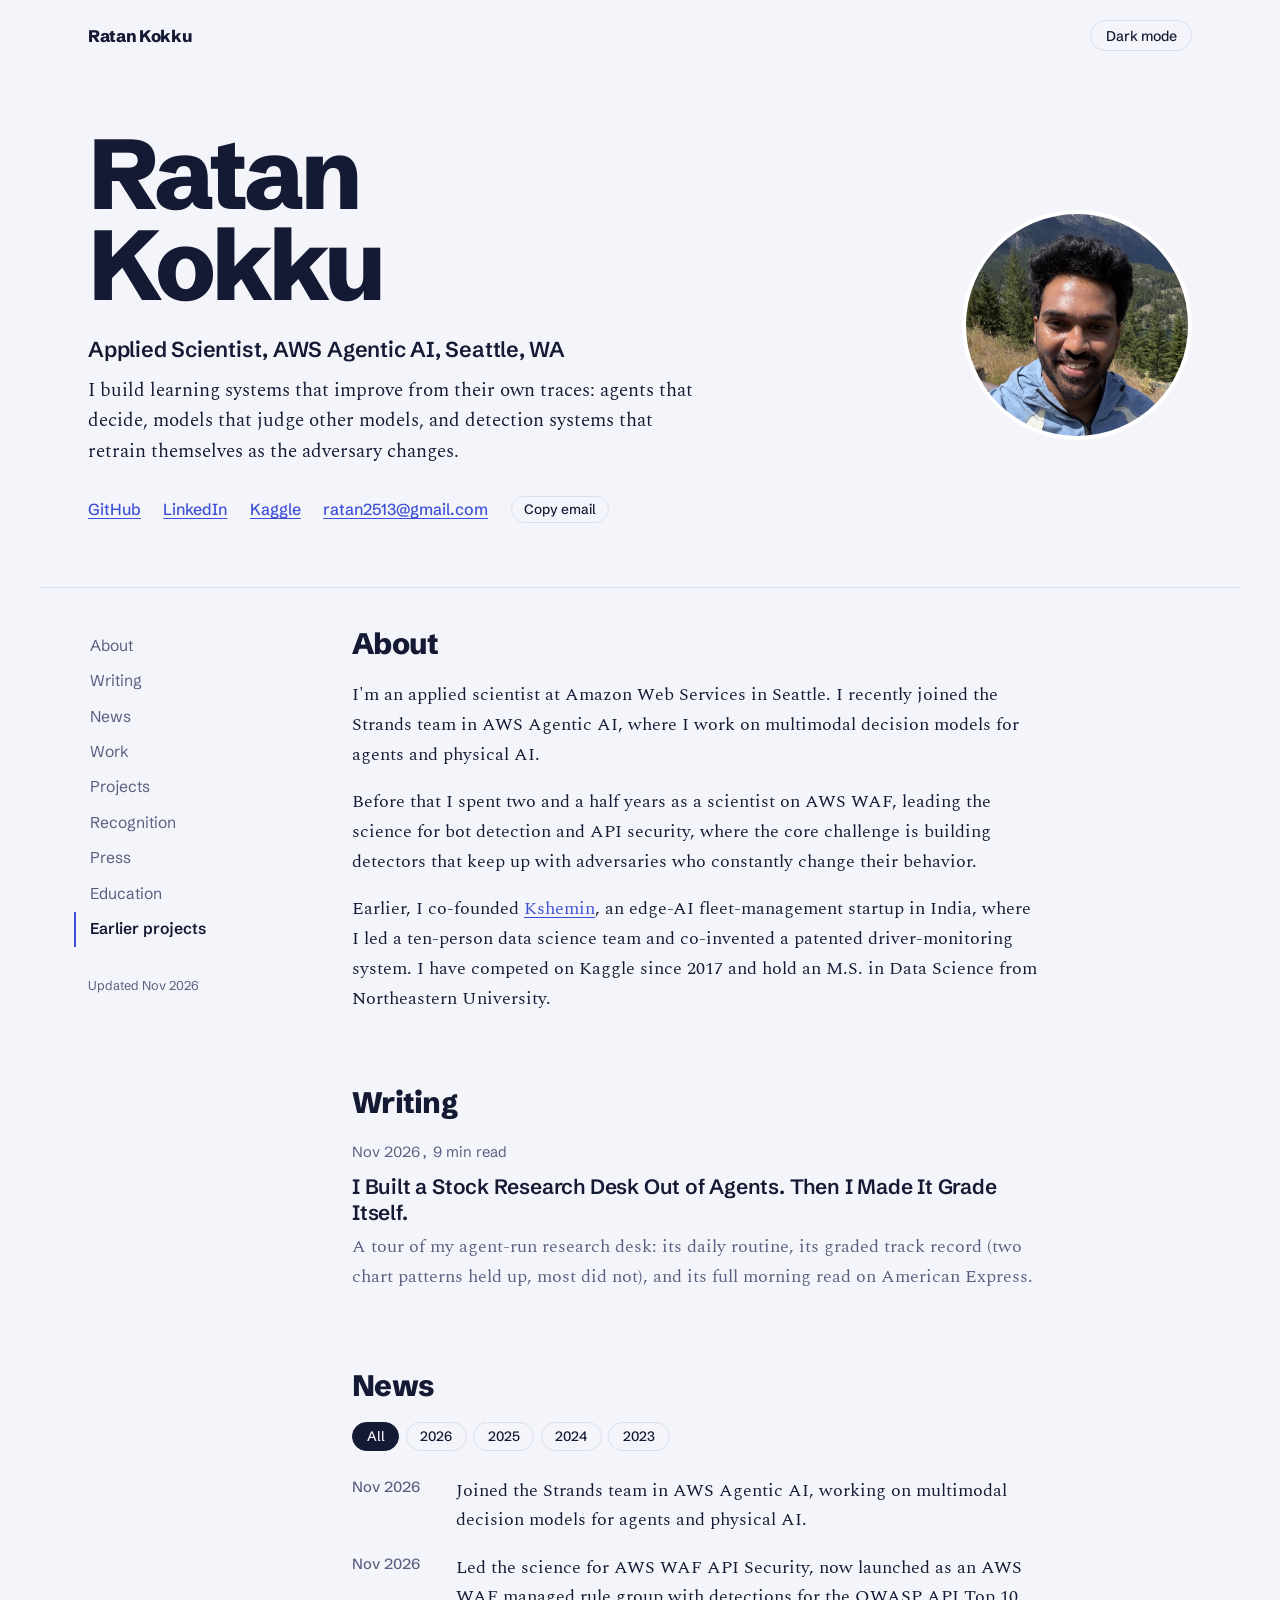
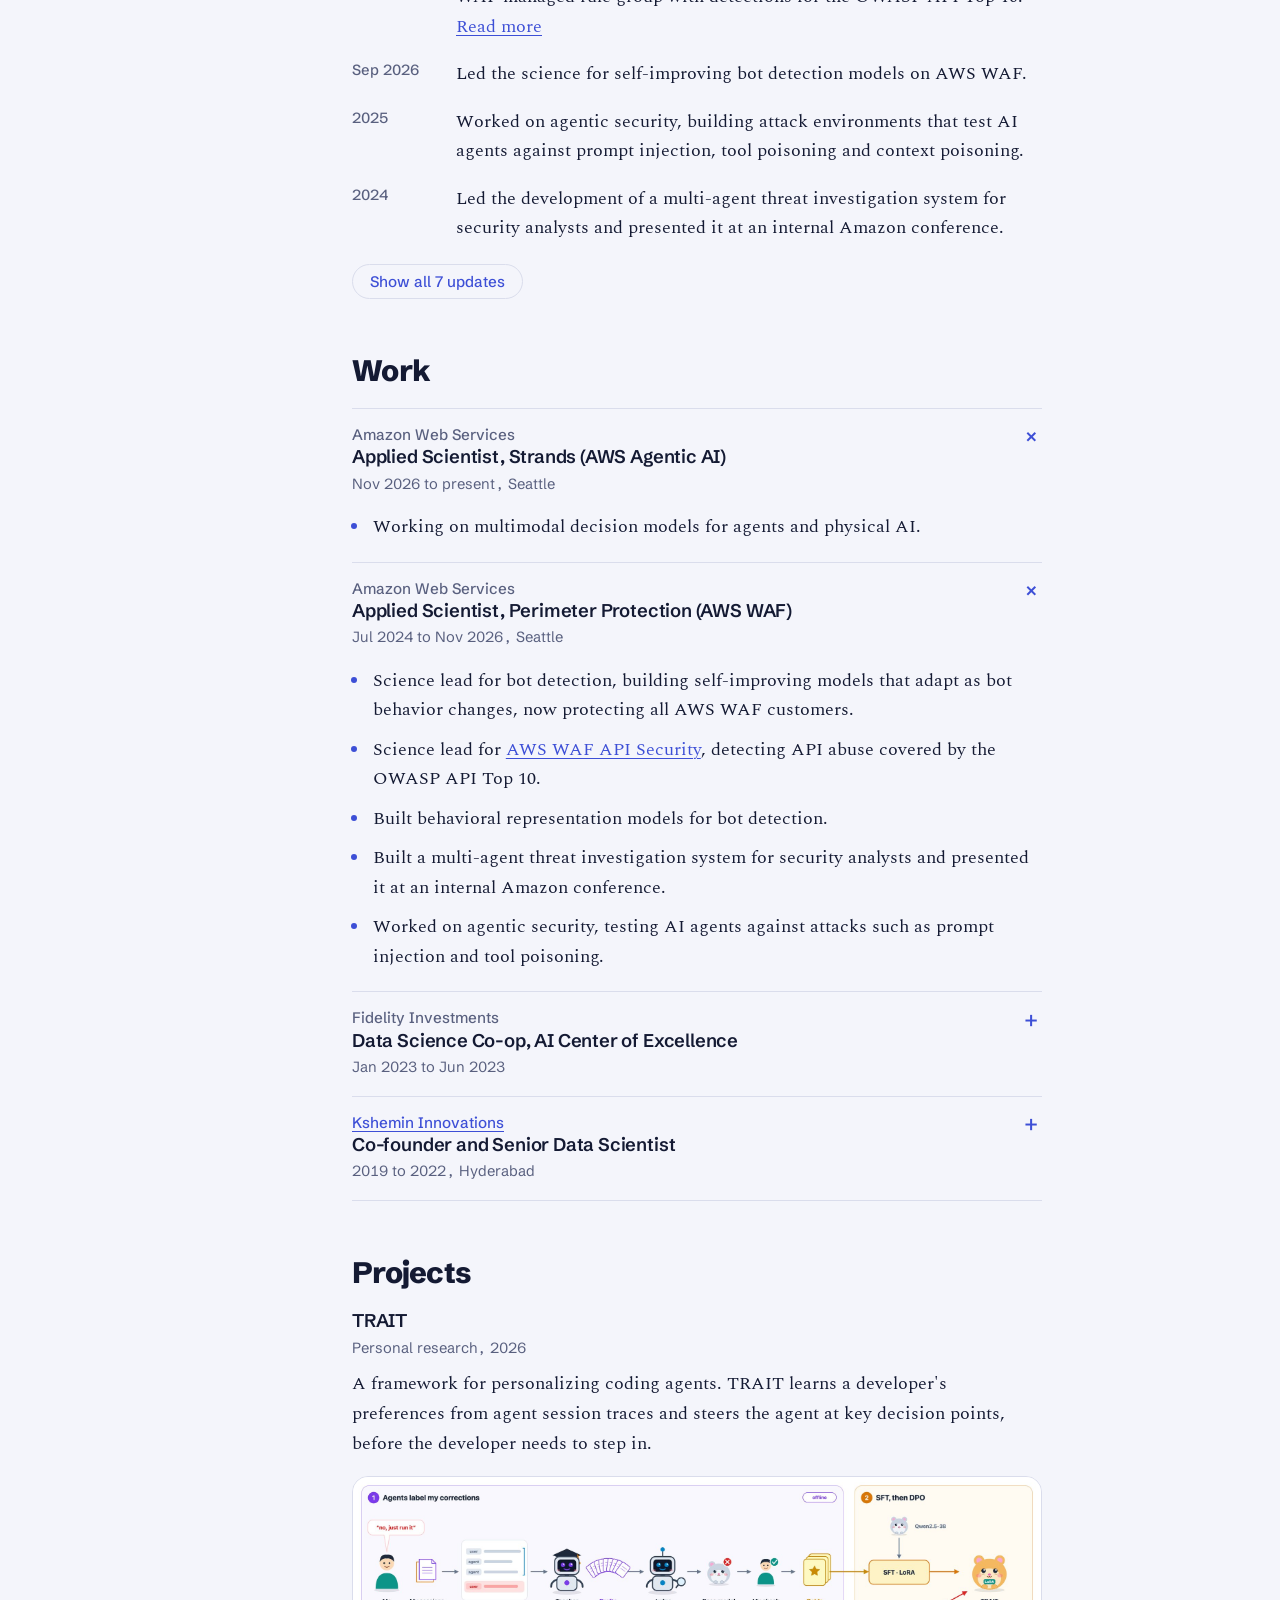
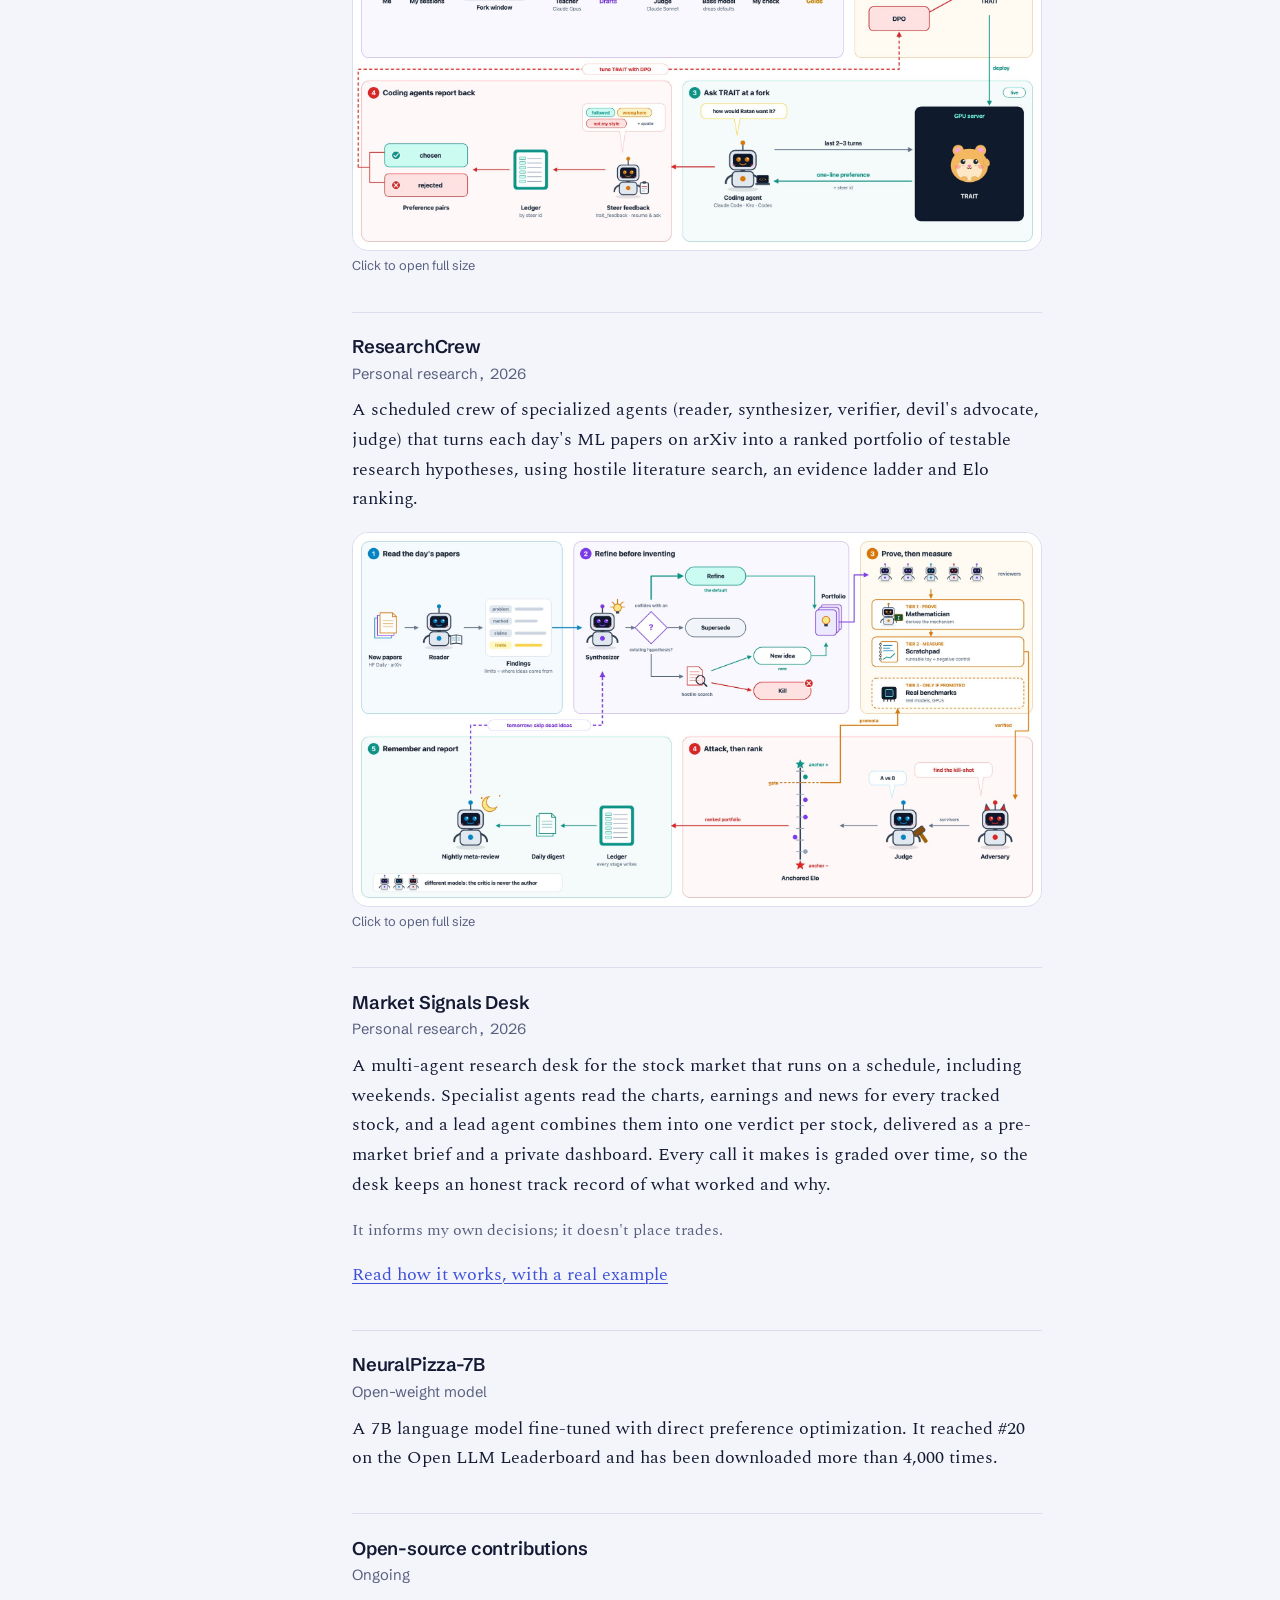
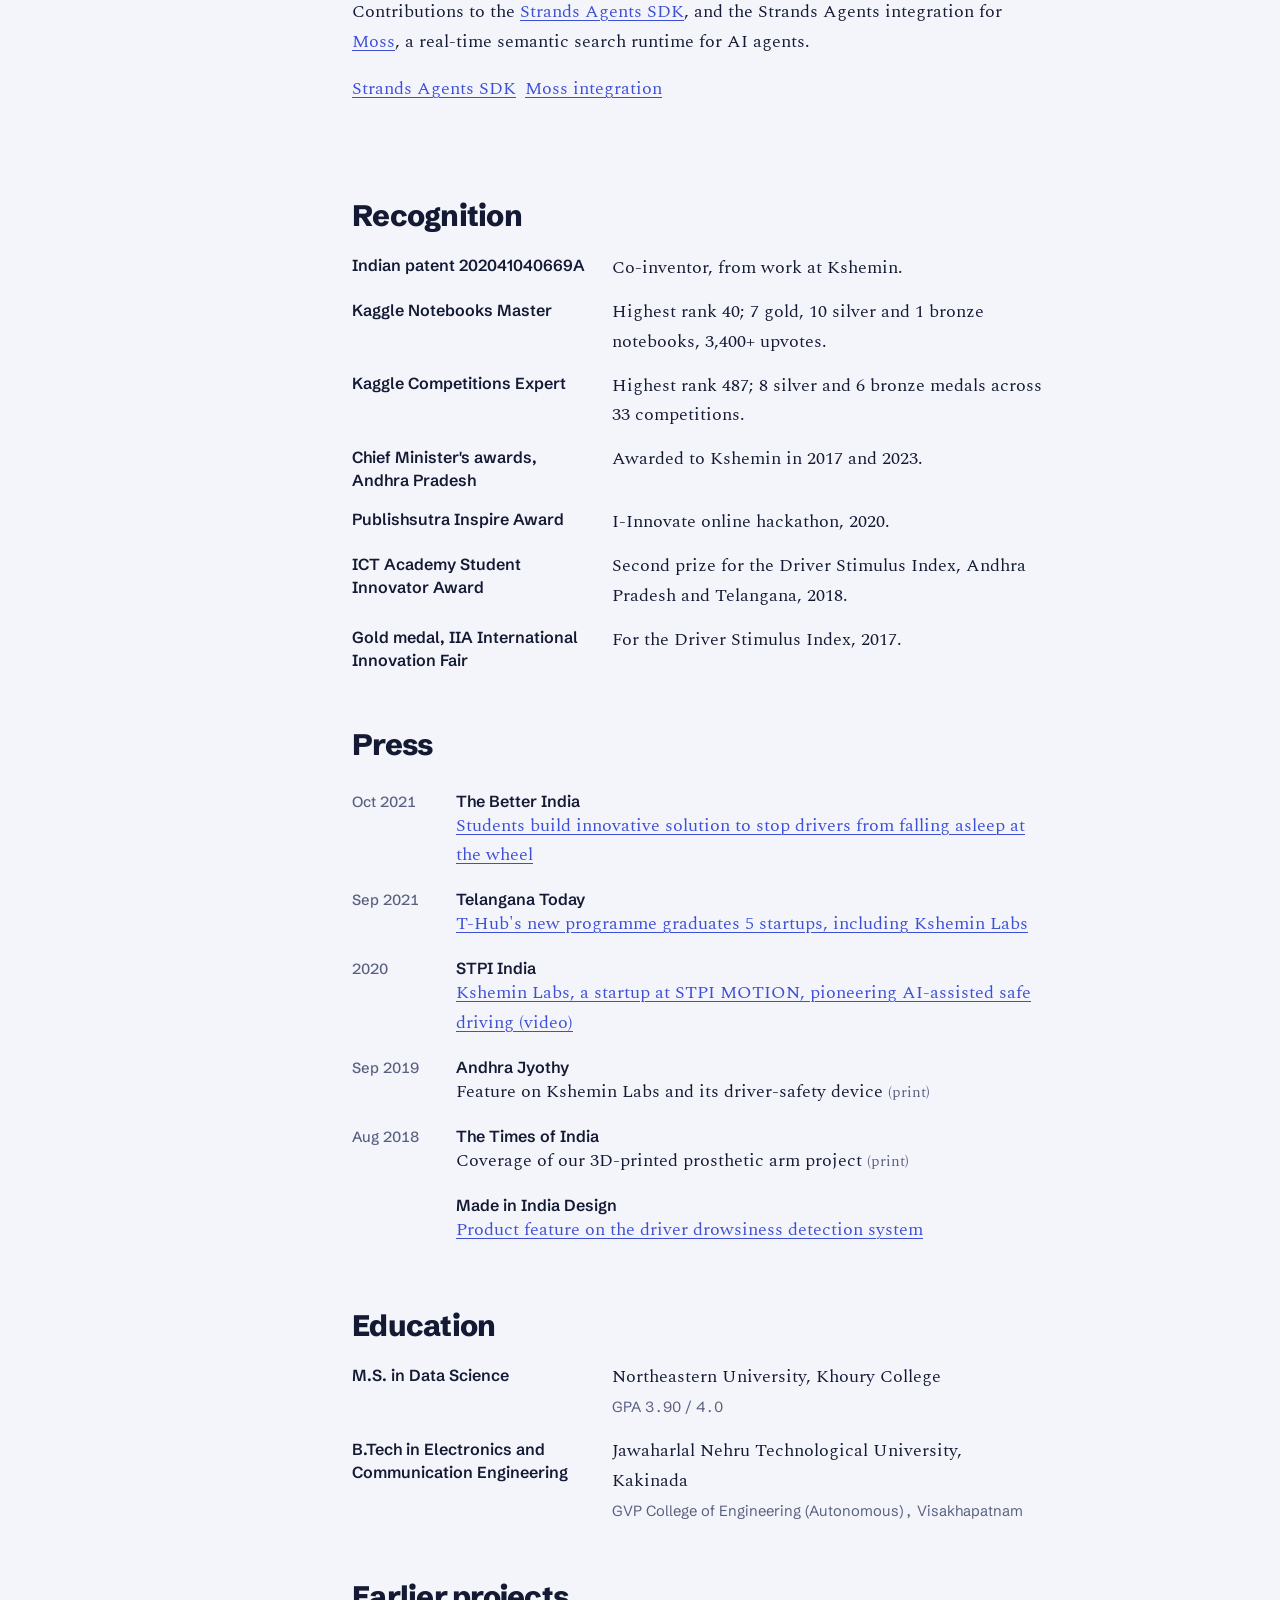
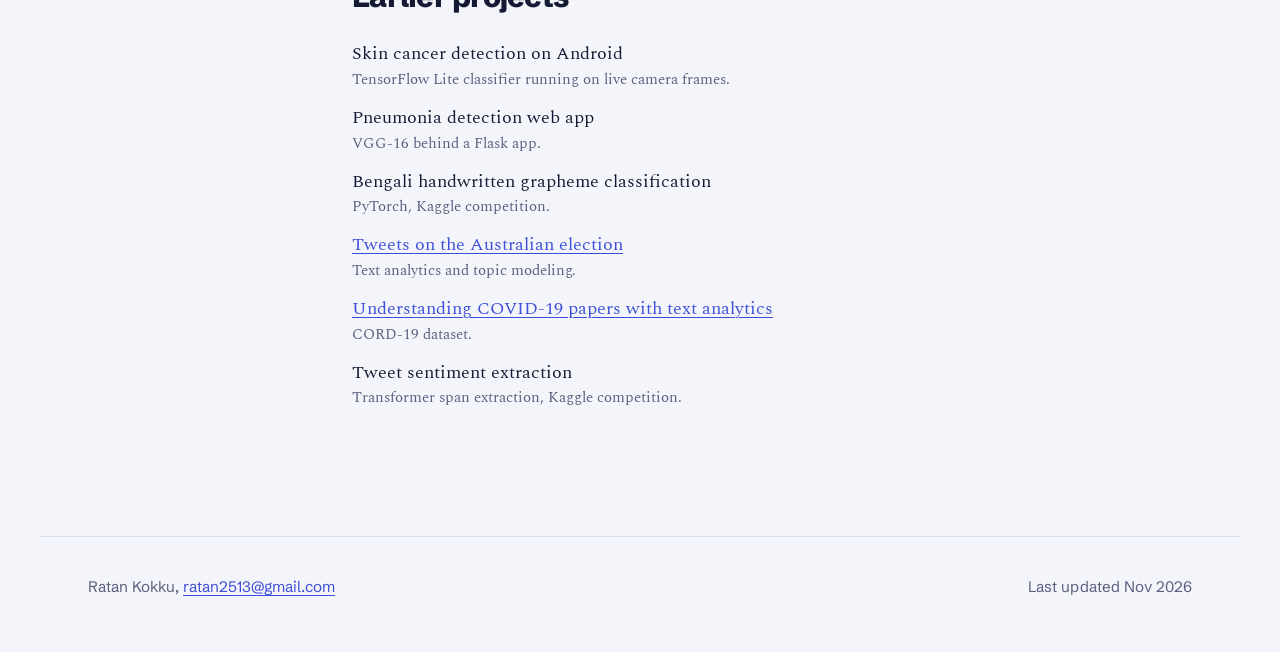
<file: index.html>
<!DOCTYPE html>
<html lang="en">
<head>
  <meta charset="utf-8">
  <meta name="viewport" content="width=device-width, initial-scale=1">
  <title>Ratan Kokku</title>
  <meta name="description" content="Ratan Kokku is an applied scientist at AWS Agentic AI in Seattle, working on decision models for agents, LLM judges and self-improving bot detection.">
  <meta property="og:type" content="website">
  <meta property="og:title" content="Ratan Kokku">
  <meta property="og:description" content="Applied Scientist, AWS Agentic AI. Agents, LLM judges and self-improving bot detection.">
  <meta property="og:url" content="https://ratansairohith.github.io/">
  <meta property="og:image" content="https://ratansairohith.github.io/static/me.jpg">
  <meta name="twitter:card" content="summary">
  <link rel="icon" type="image/png" href="static/favicon.png?v=2">
  <link rel="apple-touch-icon" href="static/apple-touch-icon.png?v=2">
  <link rel="preconnect" href="https://fonts.googleapis.com">
  <link rel="preconnect" href="https://fonts.gstatic.com" crossorigin>
  <link rel="stylesheet" href="https://fonts.googleapis.com/css2?family=Schibsted+Grotesk:wght@400;500;600;800&family=Spectral:ital,wght@0,400;0,500;1,400&display=swap">
  <script>
    try { var t = localStorage.getItem("theme"); if (t) document.documentElement.dataset.theme = t; } catch (e) {}
  </script>
  <link rel="stylesheet" href="static/site.css">
</head>
<body>
  <a class="skip" href="#main">Skip to content</a>

  <div class="topbar">
    <a class="mark" href="#">Ratan Kokku</a>
    <button class="theme" id="theme" type="button" aria-label="Switch color theme">Dark</button>
  </div>

  <header class="hero">
    <div class="hero-text">
      <h1 id="name"></h1>
      <p class="role" id="role"></p>
      <p class="tagline" id="tagline"></p>
      <ul class="links" id="links"></ul>
    </div>

    <figure class="portrait">
      <img id="photo" alt="Ratan Kokku at a mountain overlook in the North Cascades" width="640" height="640">
    </figure>
  </header>

  <div class="body">
    <aside class="side">
      <nav aria-label="Sections">
        <ul id="toc"></ul>
      </nav>
      <p class="updated" id="updated"></p>
    </aside>

    <main id="main"></main>
  </div>

  <footer class="foot" id="foot"></footer>

  <noscript>
    <p class="noscript">Ratan Kokku, Applied Scientist at AWS Agentic AI, Seattle. Email ratan2513@gmail.com. This page needs JavaScript to show the rest of its content.</p>
  </noscript>

  <script src="content.js"></script>
  <script src="static/site.js"></script>
</body>
</html>
</file>
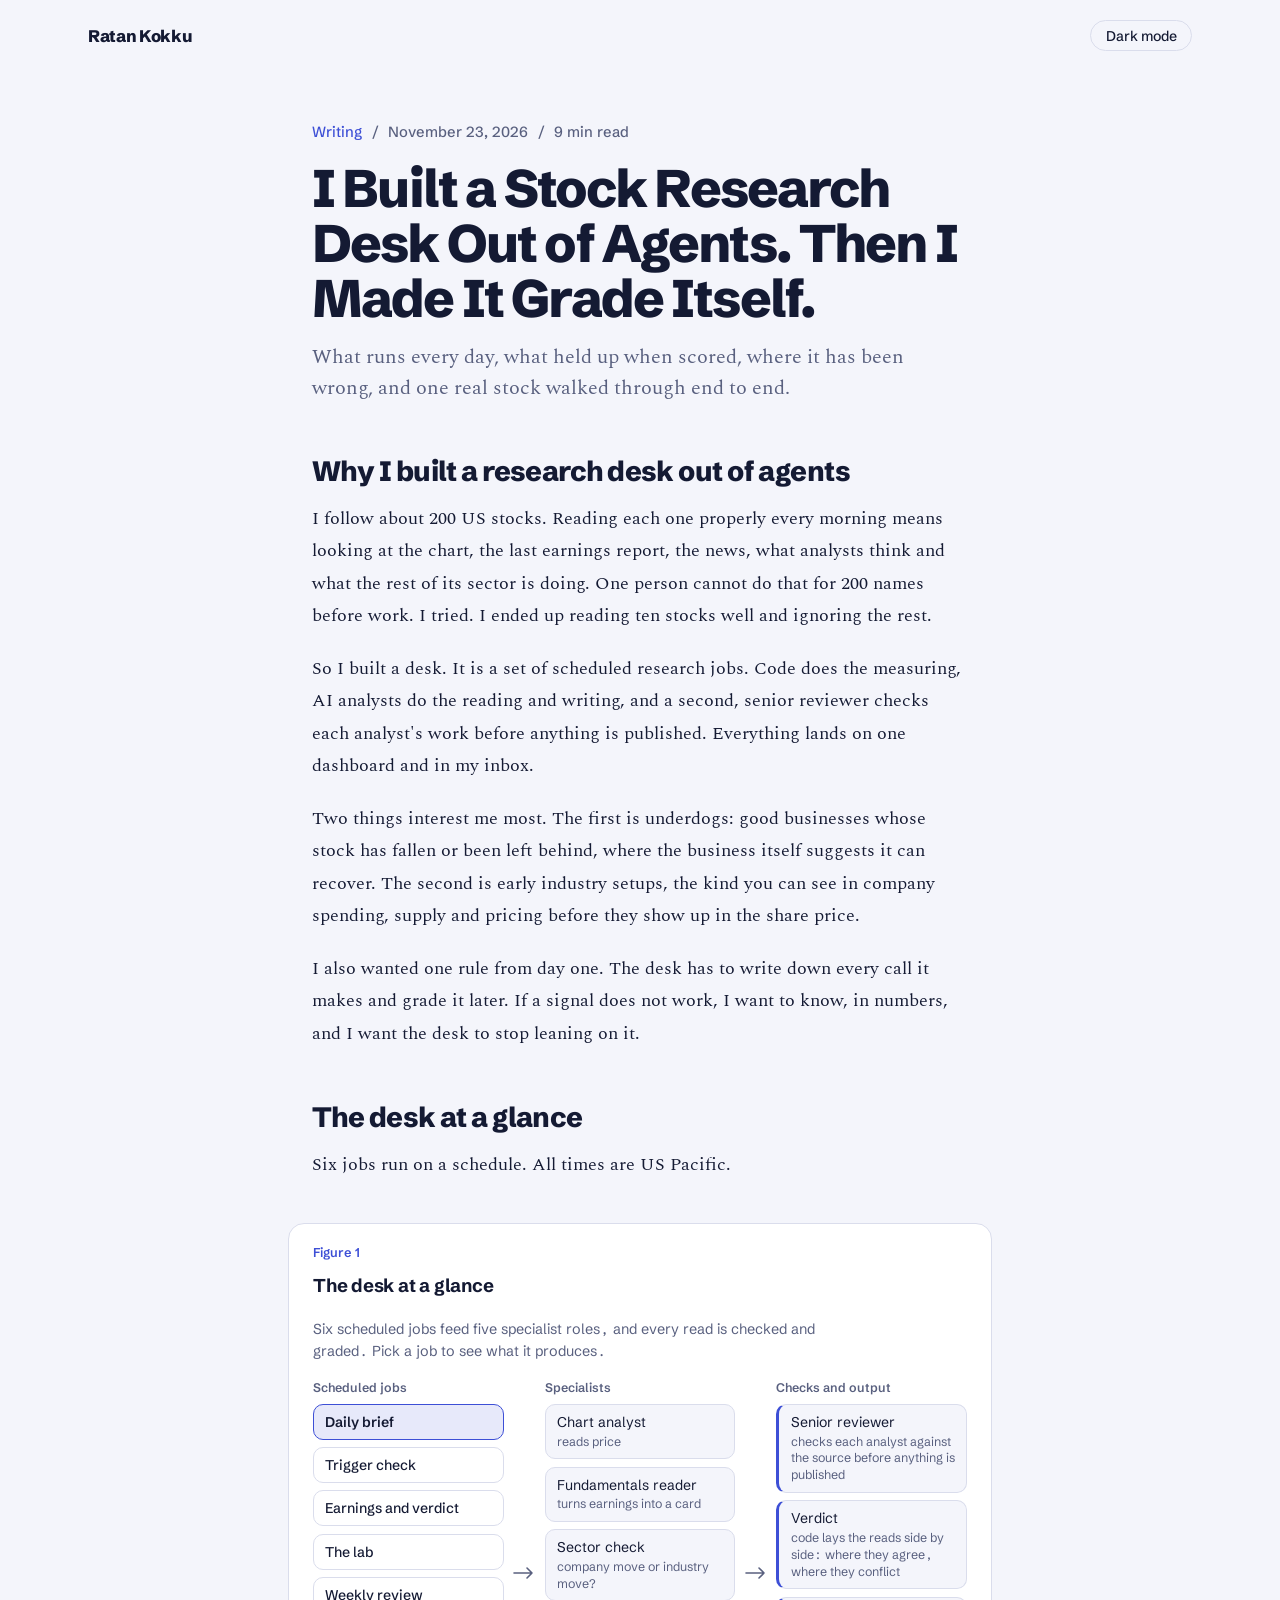
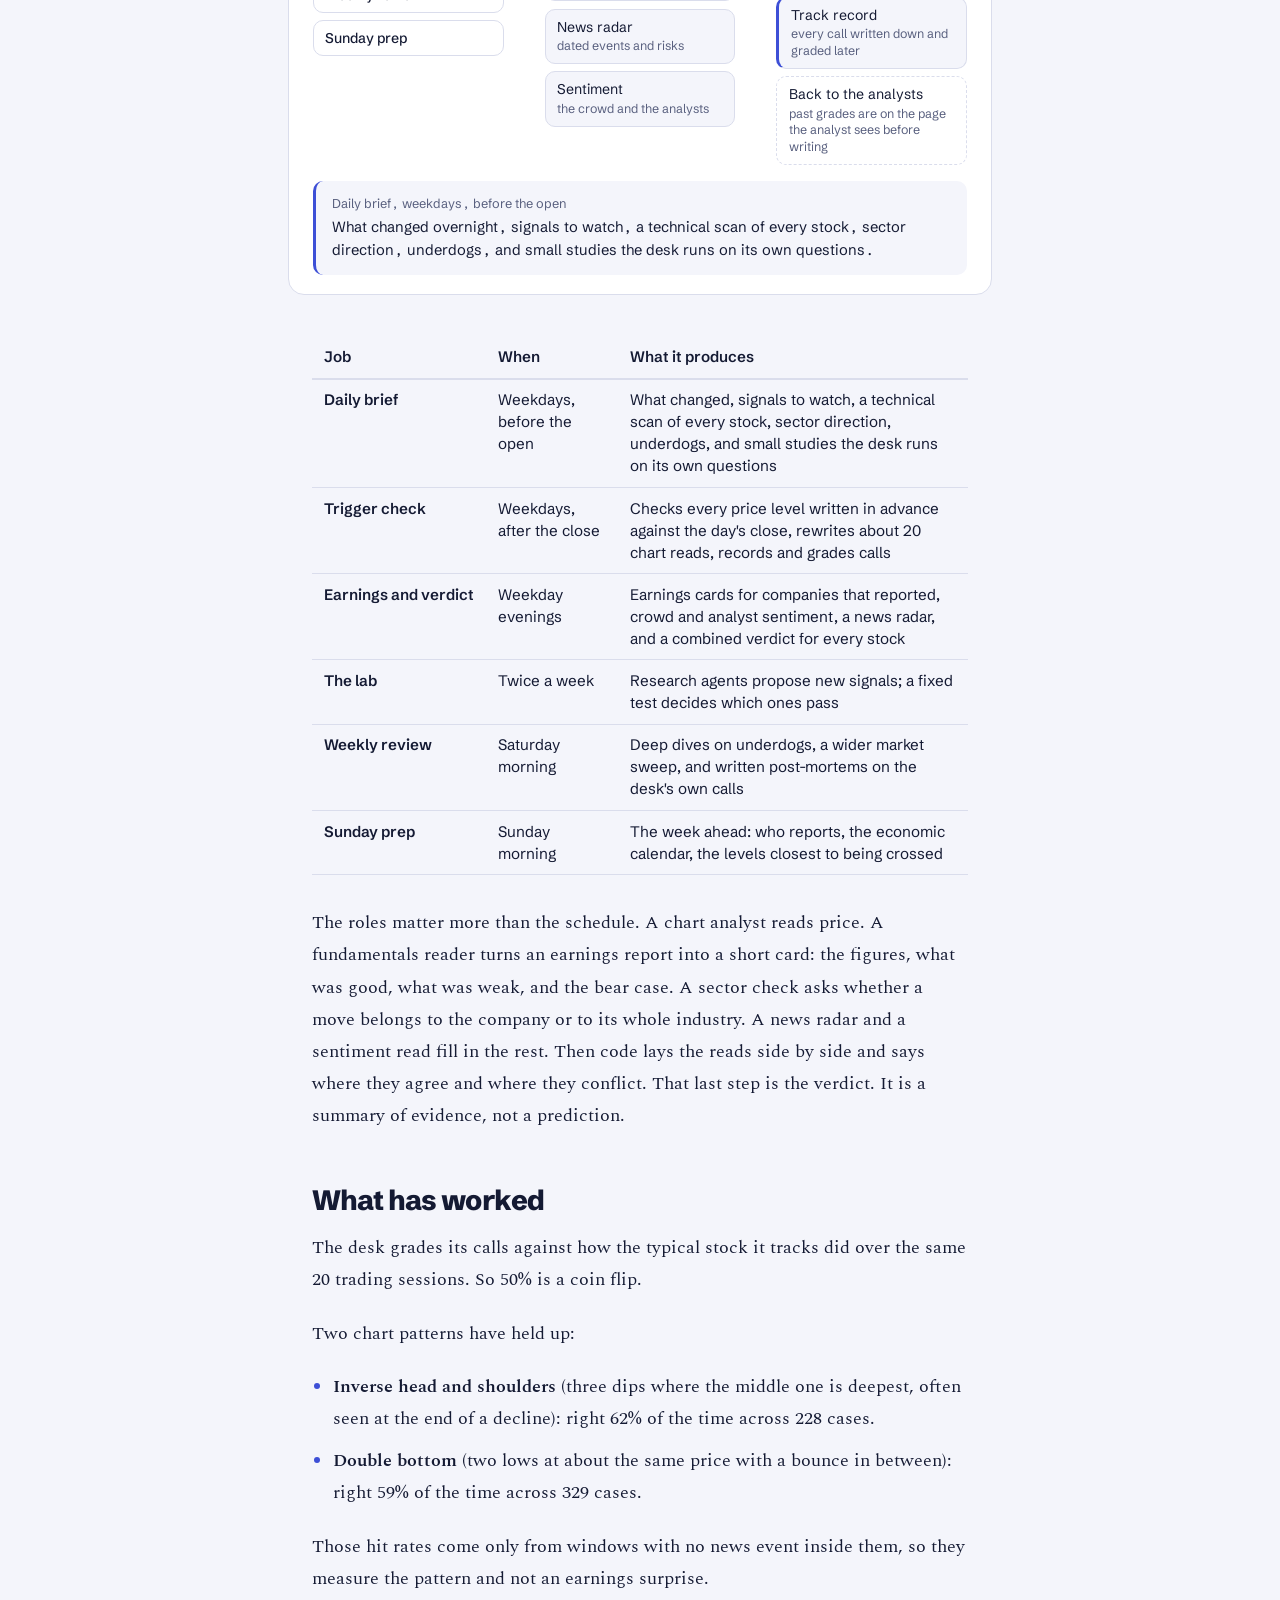
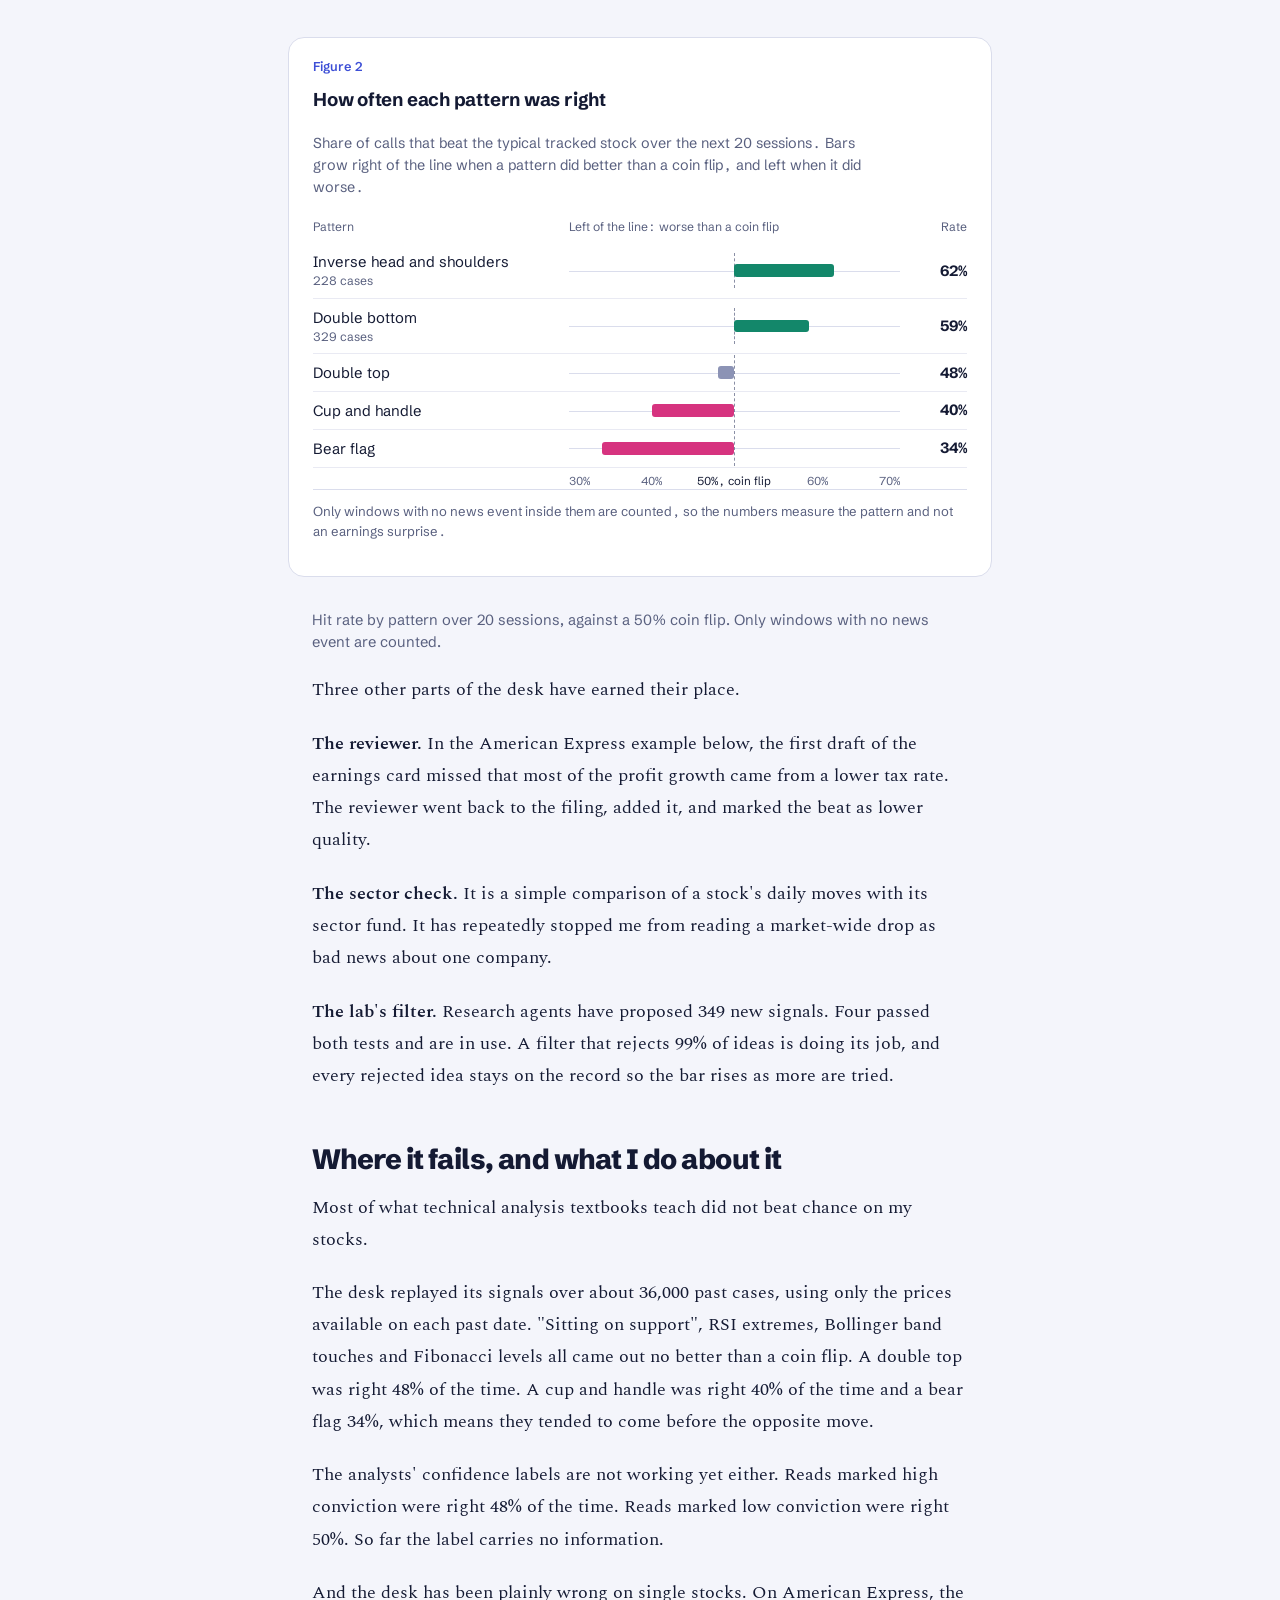
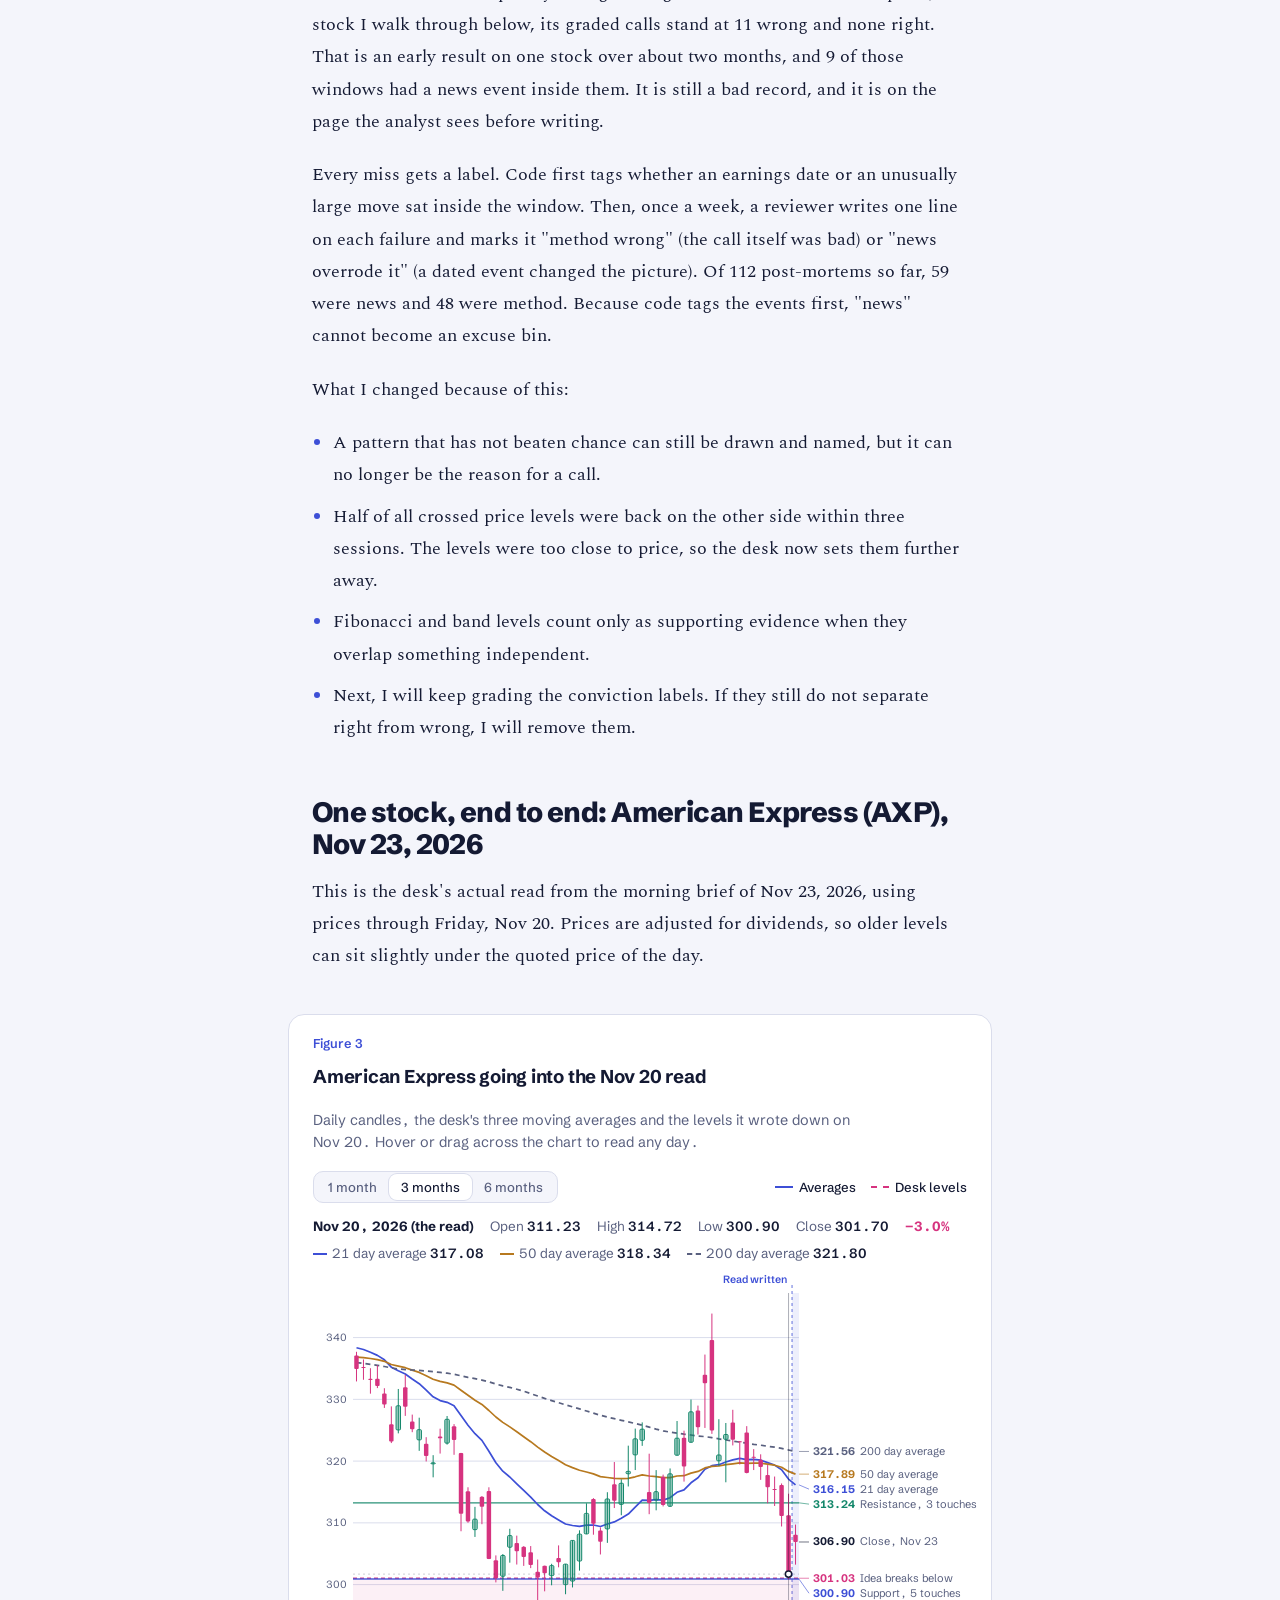
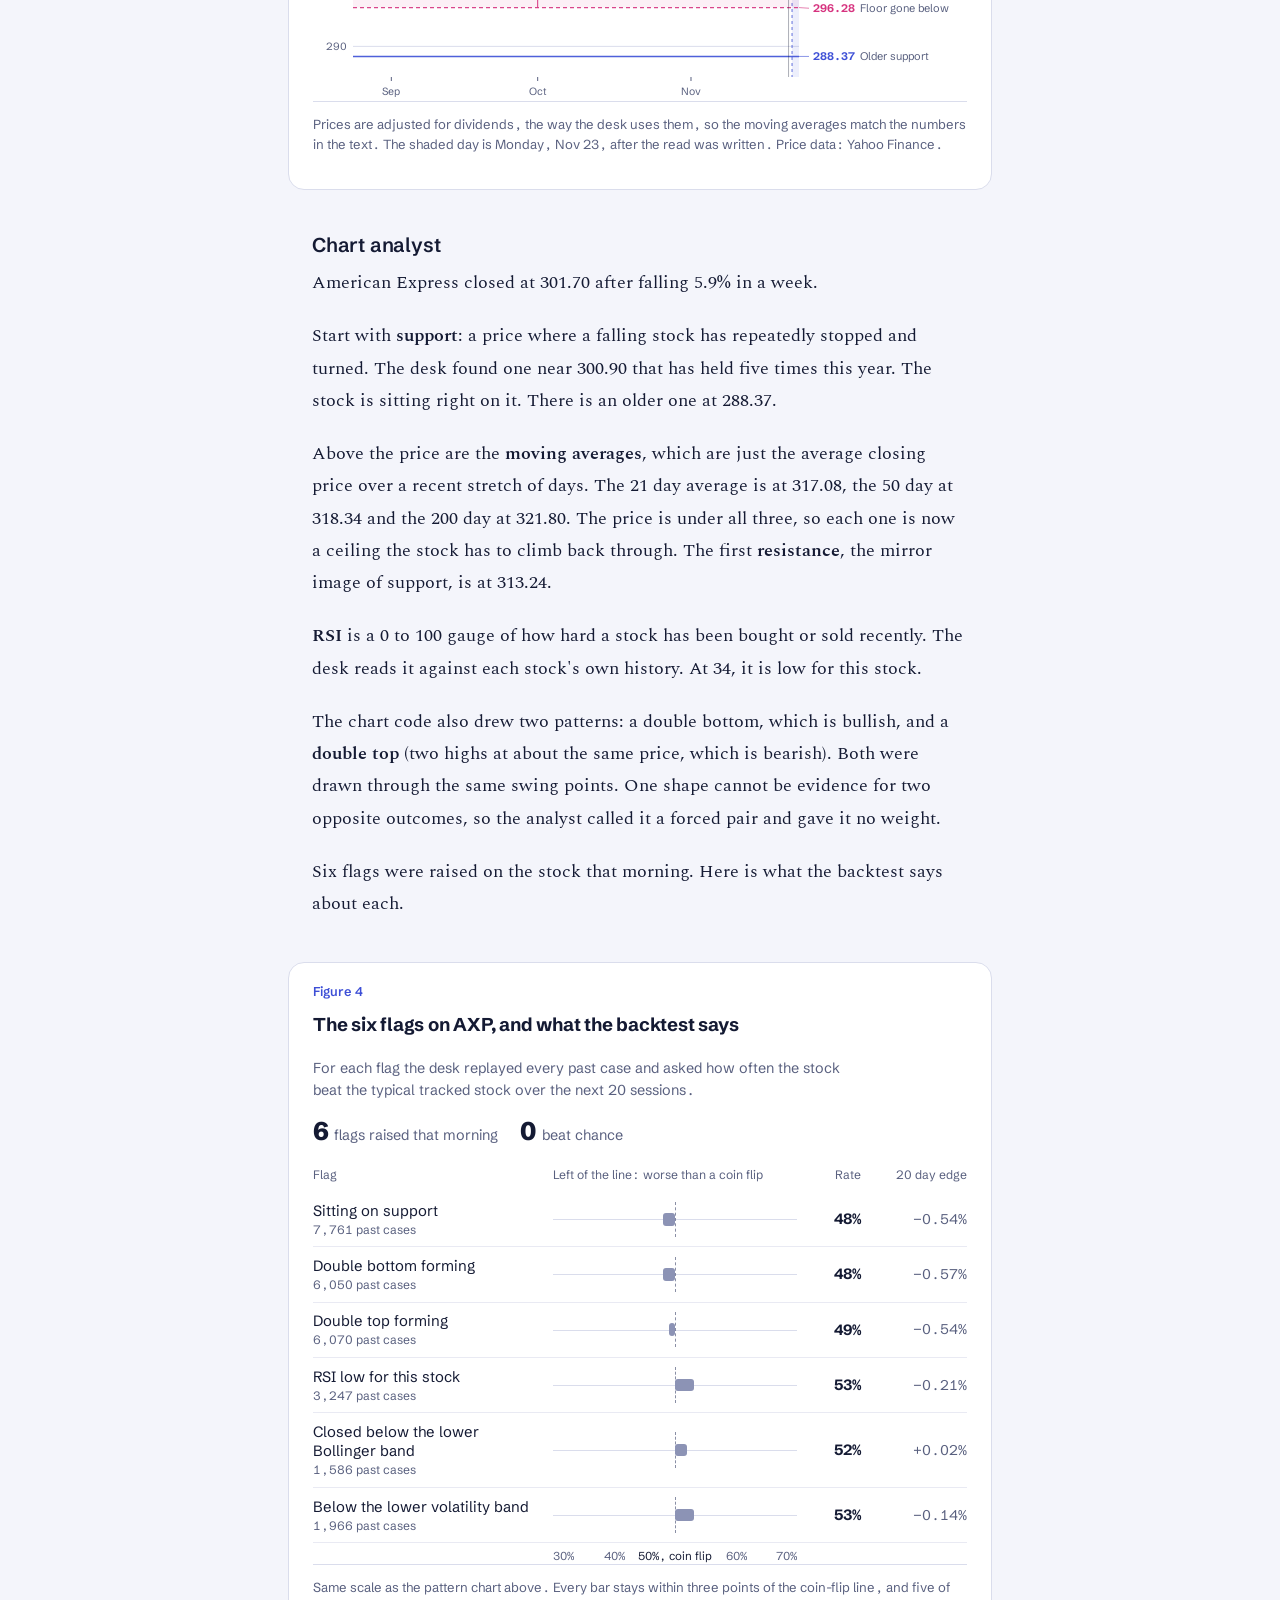
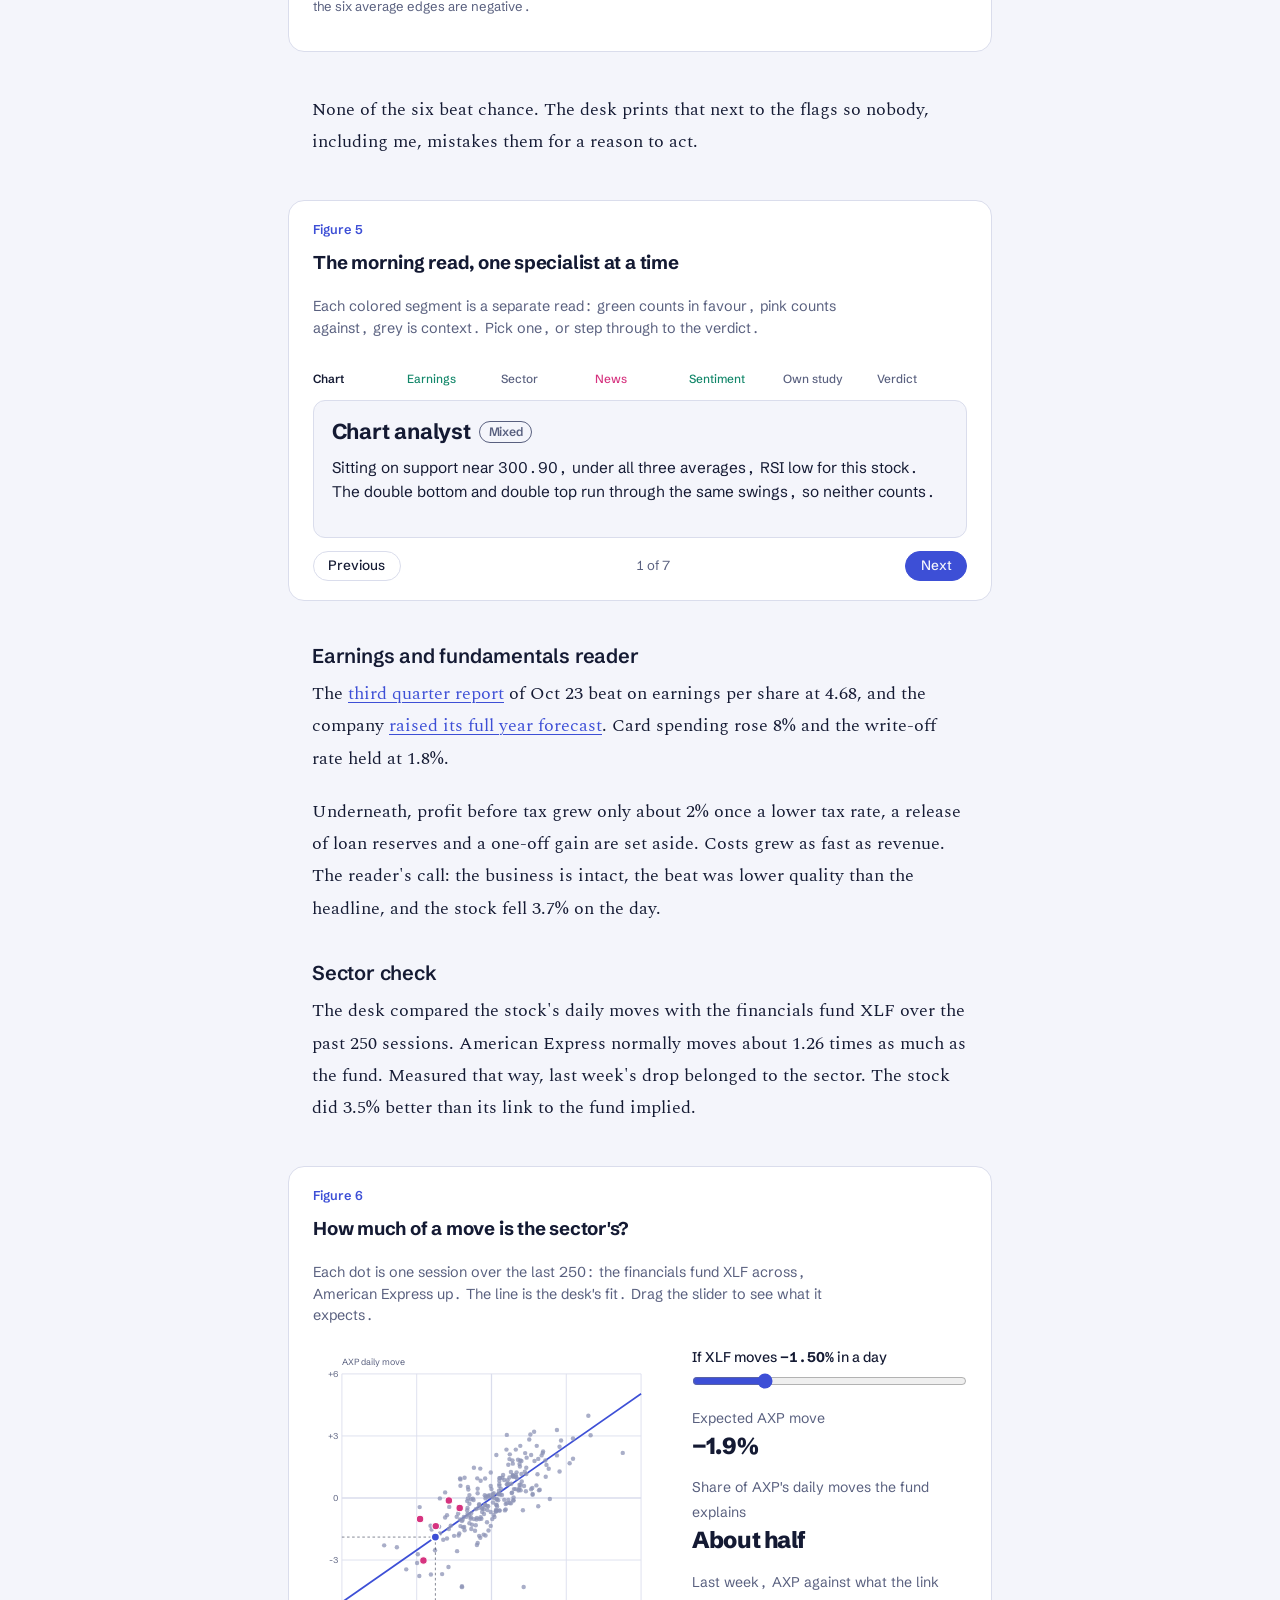
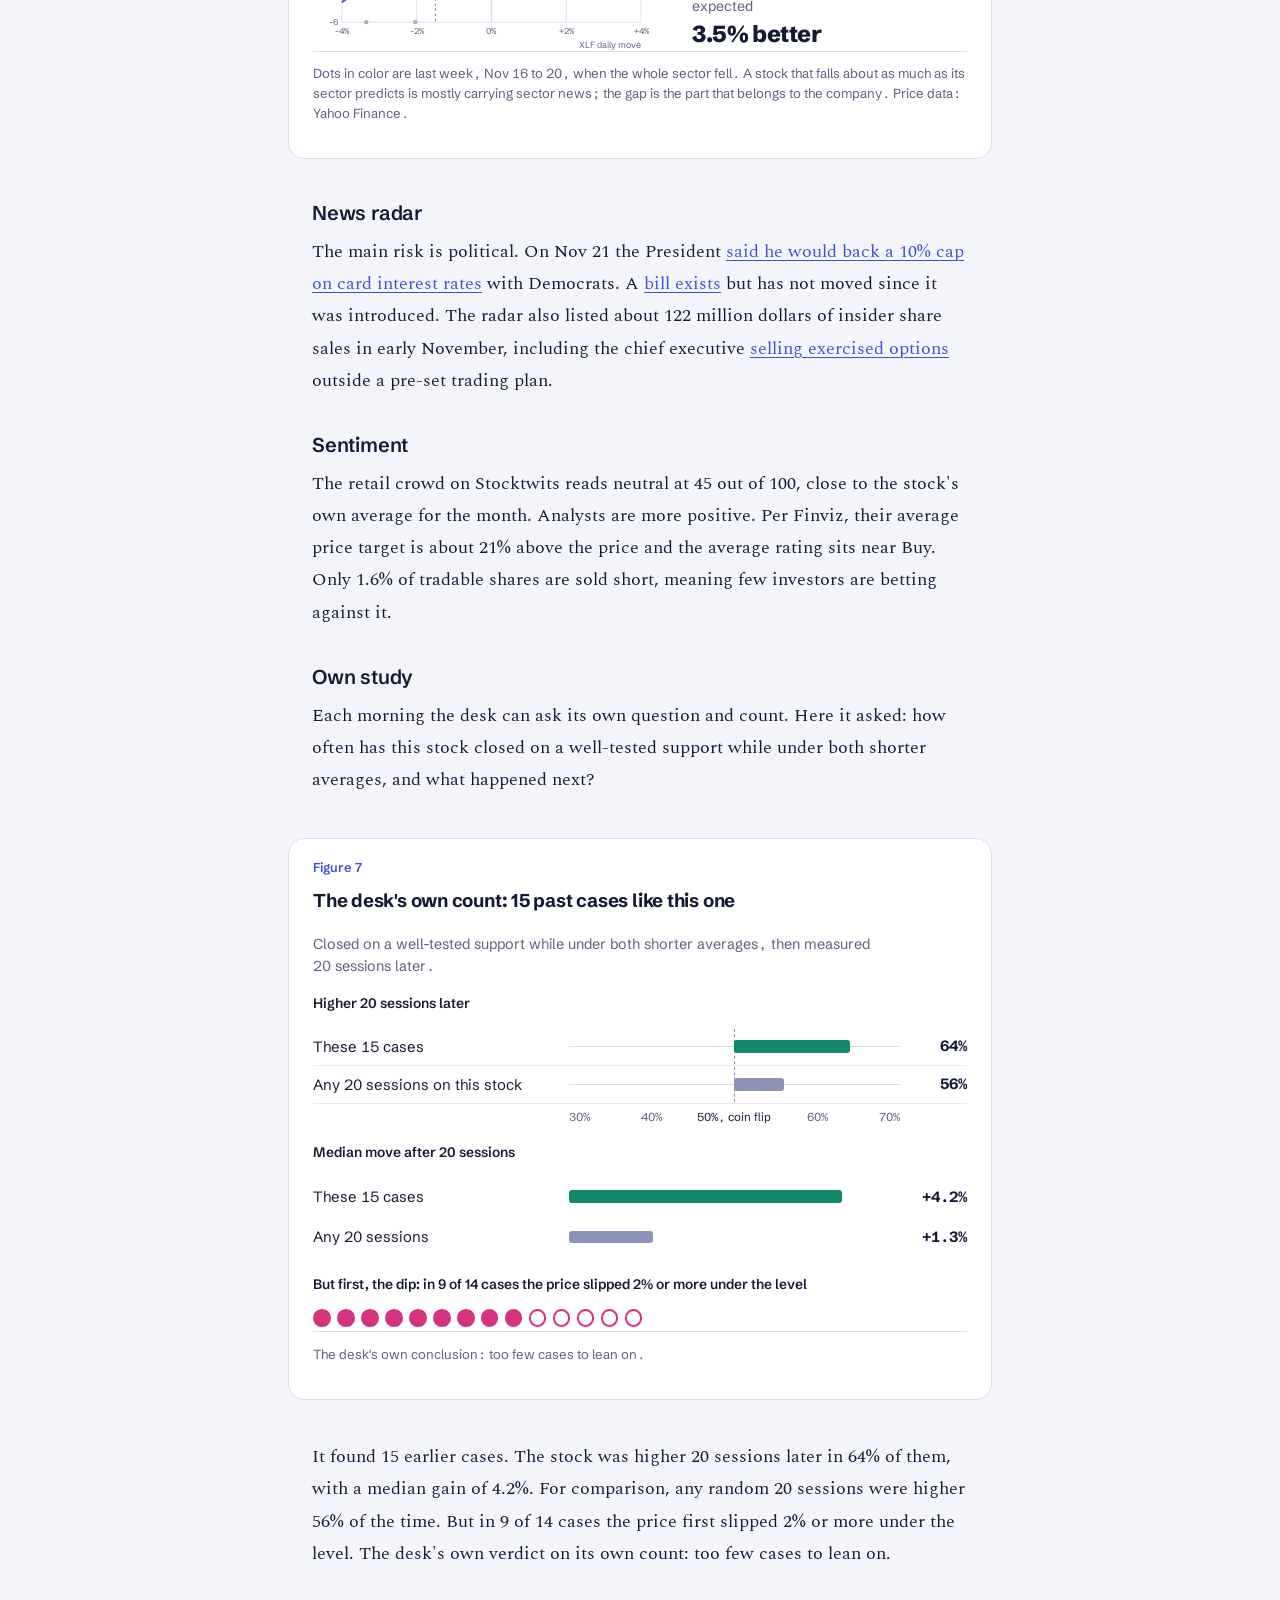
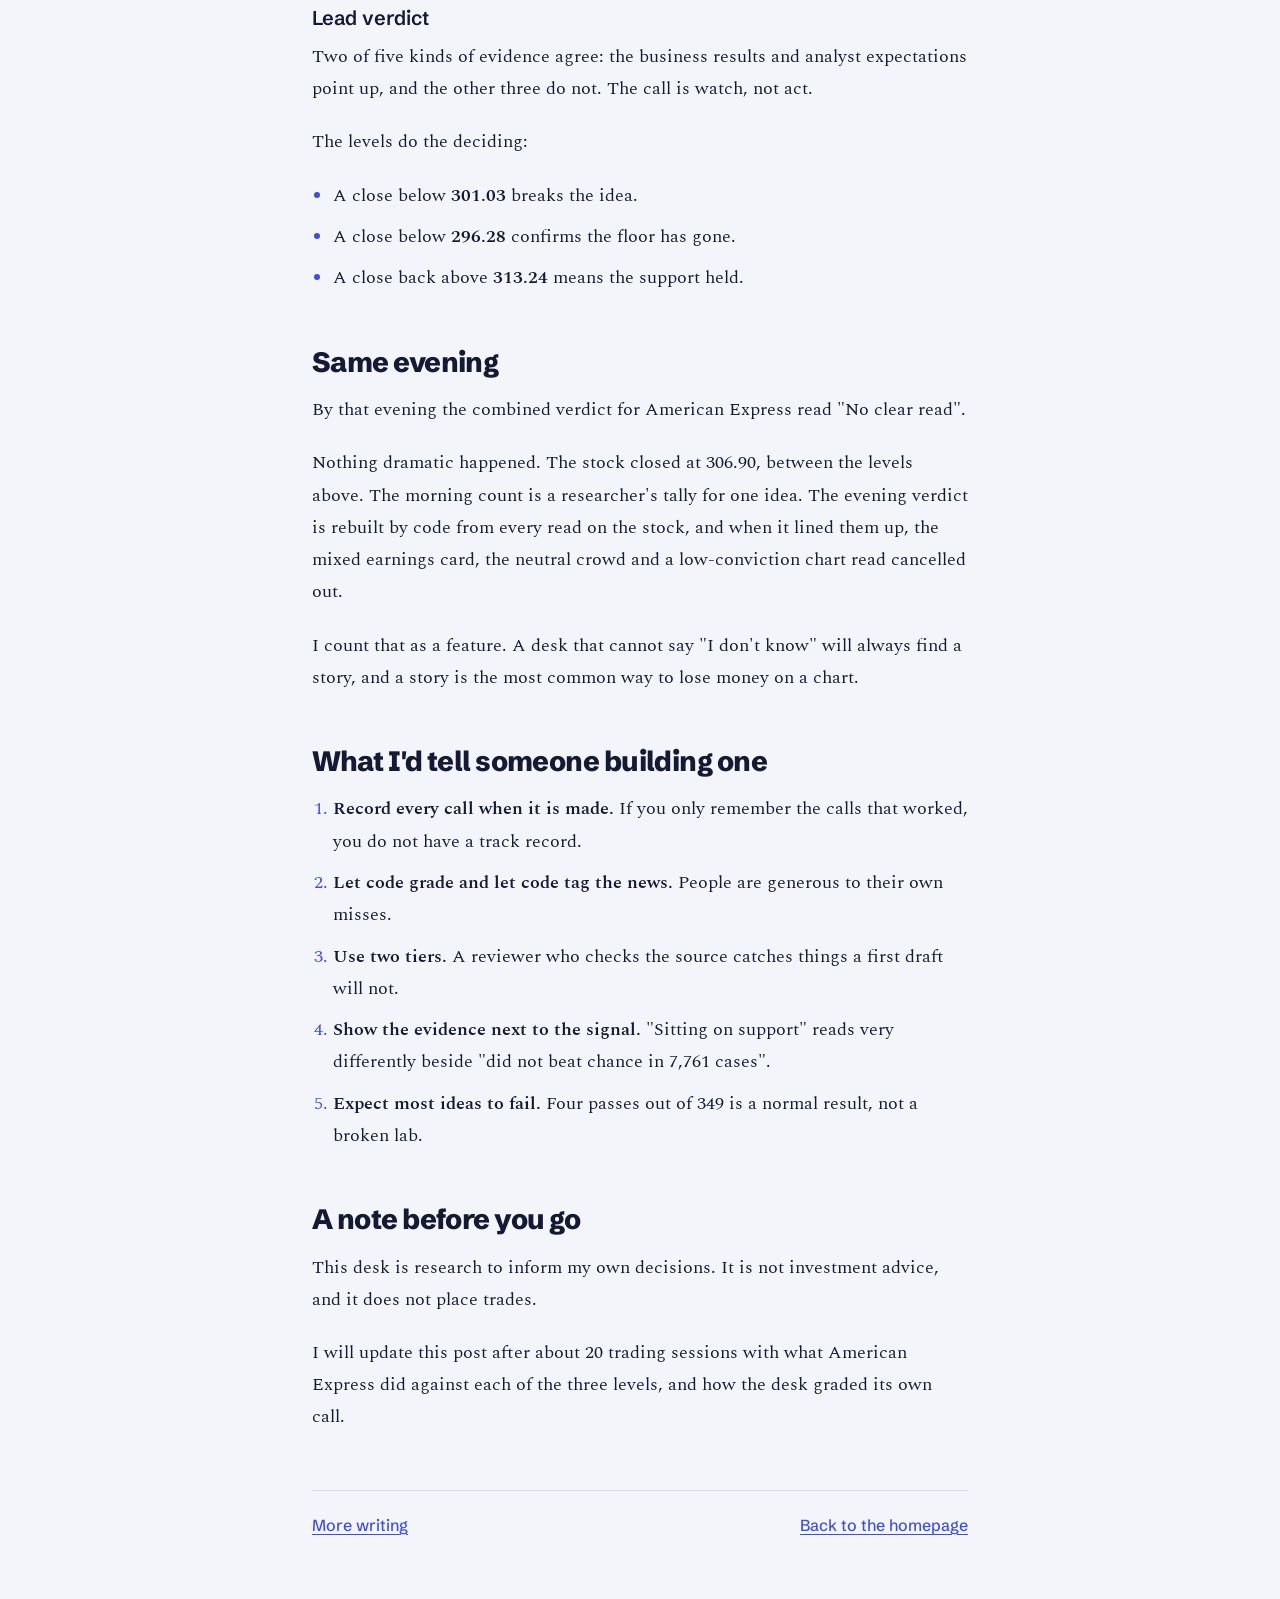
<file: writing/market-signals-desk/index.html>
<!DOCTYPE html>
<html lang="en">
<head>
  <meta charset="utf-8">
  <meta name="viewport" content="width=device-width, initial-scale=1">
  <title>I Built a Stock Research Desk Out of Agents. Then I Made It Grade Itself. | Ratan Kokku</title>
  <meta name="description" content="A tour of my agent-run research desk: its daily routine, its graded track record (two chart patterns held up, most did not), and its full morning read on American Express.">
  <meta property="og:type" content="article">
  <meta property="og:title" content="I Built a Stock Research Desk Out of Agents. Then I Made It Grade Itself.">
  <meta property="og:description" content="A tour of my agent-run research desk: its daily routine, its graded track record (two chart patterns held up, most did not), and its full morning read on American Express.">
  <meta name="twitter:card" content="summary">
  <link rel="icon" type="image/png" href="../../static/favicon.png?v=2">
  <link rel="apple-touch-icon" href="../../static/apple-touch-icon.png?v=2">
  <link rel="preconnect" href="https://fonts.googleapis.com">
  <link rel="preconnect" href="https://fonts.gstatic.com" crossorigin>
  <link rel="stylesheet" href="https://fonts.googleapis.com/css2?family=Schibsted+Grotesk:wght@400;500;600;800&family=Spectral:ital,wght@0,400;0,500;1,400&display=swap">
  <script>
    try { var t = localStorage.getItem("theme"); if (t) document.documentElement.dataset.theme = t; } catch (e) {}
  </script>
  <link rel="stylesheet" href="../../static/site.css">
  <link rel="stylesheet" href="../post.css">
</head>
<body>
  <a class="skip" href="#post">Skip to the post</a>
  <div class="topbar">
    <a class="mark" href="../../">Ratan Kokku</a>
    <button class="theme" id="theme" type="button" aria-label="Switch color theme">Dark mode</button>
  </div>

  <article class="post" id="post">
    <header class="post-head">
      <p class="post-meta"><a href="../../#writing">Writing</a><span aria-hidden="true">/</span><time datetime="2026-11-23">November 23, 2026</time><span aria-hidden="true">/</span>9 min read</p>
      <h1>I Built a Stock Research Desk Out of Agents. Then I Made It Grade Itself.</h1>
      <p class="post-sub">What runs every day, what held up when scored, where it has been wrong, and one real stock walked through end to end.</p>
    </header>
    <div class="post-body">
<h2>Why I built a research desk out of agents</h2>
<p>I follow about 200 US stocks. Reading each one properly every morning means looking at the chart, the last earnings report, the news, what analysts think and what the rest of its sector is doing. One person cannot do that for 200 names before work. I tried. I ended up reading ten stocks well and ignoring the rest.</p>
<p>So I built a desk. It is a set of scheduled research jobs. Code does the measuring, AI analysts do the reading and writing, and a second, senior reviewer checks each analyst's work before anything is published. Everything lands on one dashboard and in my inbox.</p>
<p>Two things interest me most. The first is underdogs: good businesses whose stock has fallen or been left behind, where the business itself suggests it can recover. The second is early industry setups, the kind you can see in company spending, supply and pricing before they show up in the share price.</p>
<p>I also wanted one rule from day one. The desk has to write down every call it makes and grade it later. If a signal does not work, I want to know, in numbers, and I want the desk to stop leaning on it.</p>
<h2>The desk at a glance</h2>
<p>Six jobs run on a schedule. All times are US Pacific.</p>
<figure class="fig" data-fig="desk-diagram" data-note=""></figure>

<table>
<thead>
<tr>
<th>Job</th>
<th>When</th>
<th>What it produces</th>
</tr>
</thead>
<tbody>
<tr>
<td>Daily brief</td>
<td>Weekdays, before the open</td>
<td>What changed, signals to watch, a technical scan of every stock, sector direction, underdogs, and small studies the desk runs on its own questions</td>
</tr>
<tr>
<td>Trigger check</td>
<td>Weekdays, after the close</td>
<td>Checks every price level written in advance against the day's close, rewrites about 20 chart reads, records and grades calls</td>
</tr>
<tr>
<td>Earnings and verdict</td>
<td>Weekday evenings</td>
<td>Earnings cards for companies that reported, crowd and analyst sentiment, a news radar, and a combined verdict for every stock</td>
</tr>
<tr>
<td>The lab</td>
<td>Twice a week</td>
<td>Research agents propose new signals; a fixed test decides which ones pass</td>
</tr>
<tr>
<td>Weekly review</td>
<td>Saturday morning</td>
<td>Deep dives on underdogs, a wider market sweep, and written post-mortems on the desk's own calls</td>
</tr>
<tr>
<td>Sunday prep</td>
<td>Sunday morning</td>
<td>The week ahead: who reports, the economic calendar, the levels closest to being crossed</td>
</tr>
</tbody>
</table>
<p>The roles matter more than the schedule. A chart analyst reads price. A fundamentals reader turns an earnings report into a short card: the figures, what was good, what was weak, and the bear case. A sector check asks whether a move belongs to the company or to its whole industry. A news radar and a sentiment read fill in the rest. Then code lays the reads side by side and says where they agree and where they conflict. That last step is the verdict. It is a summary of evidence, not a prediction.</p>
<h2>What has worked</h2>
<p>The desk grades its calls against how the typical stock it tracks did over the same 20 trading sessions. So 50% is a coin flip.</p>
<p>Two chart patterns have held up:</p>
<ul>
<li><strong>Inverse head and shoulders</strong> (three dips where the middle one is deepest, often seen at the end of a decline): right 62% of the time across 228 cases.</li>
<li><strong>Double bottom</strong> (two lows at about the same price with a bounce in between): right 59% of the time across 329 cases.</li>
</ul>
<p>Those hit rates come only from windows with no news event inside them, so they measure the pattern and not an earnings surprise.</p>
<figure class="fig" data-fig="track-record" data-note=""></figure>

<p><em>Hit rate by pattern over 20 sessions, against a 50% coin flip. Only windows with no news event are counted.</em></p>
<p>Three other parts of the desk have earned their place.</p>
<p><strong>The reviewer.</strong> In the American Express example below, the first draft of the earnings card missed that most of the profit growth came from a lower tax rate. The reviewer went back to the filing, added it, and marked the beat as lower quality.</p>
<p><strong>The sector check.</strong> It is a simple comparison of a stock's daily moves with its sector fund. It has repeatedly stopped me from reading a market-wide drop as bad news about one company.</p>
<p><strong>The lab's filter.</strong> Research agents have proposed 349 new signals. Four passed both tests and are in use. A filter that rejects 99% of ideas is doing its job, and every rejected idea stays on the record so the bar rises as more are tried.</p>
<h2>Where it fails, and what I do about it</h2>
<p>Most of what technical analysis textbooks teach did not beat chance on my stocks.</p>
<p>The desk replayed its signals over about 36,000 past cases, using only the prices available on each past date. "Sitting on support", RSI extremes, Bollinger band touches and Fibonacci levels all came out no better than a coin flip. A double top was right 48% of the time. A cup and handle was right 40% of the time and a bear flag 34%, which means they tended to come before the opposite move.</p>
<p>The analysts' confidence labels are not working yet either. Reads marked high conviction were right 48% of the time. Reads marked low conviction were right 50%. So far the label carries no information.</p>
<p>And the desk has been plainly wrong on single stocks. On American Express, the stock I walk through below, its graded calls stand at 11 wrong and none right. That is an early result on one stock over about two months, and 9 of those windows had a news event inside them. It is still a bad record, and it is on the page the analyst sees before writing.</p>
<p>Every miss gets a label. Code first tags whether an earnings date or an unusually large move sat inside the window. Then, once a week, a reviewer writes one line on each failure and marks it "method wrong" (the call itself was bad) or "news overrode it" (a dated event changed the picture). Of 112 post-mortems so far, 59 were news and 48 were method. Because code tags the events first, "news" cannot become an excuse bin.</p>
<p>What I changed because of this:</p>
<ul>
<li>A pattern that has not beaten chance can still be drawn and named, but it can no longer be the reason for a call.</li>
<li>Half of all crossed price levels were back on the other side within three sessions. The levels were too close to price, so the desk now sets them further away.</li>
<li>Fibonacci and band levels count only as supporting evidence when they overlap something independent.</li>
<li>Next, I will keep grading the conviction labels. If they still do not separate right from wrong, I will remove them.</li>
</ul>
<h2>One stock, end to end: American Express (AXP), Nov 23, 2026</h2>
<p>This is the desk's actual read from the morning brief of Nov 23, 2026, using prices through Friday, Nov 20. Prices are adjusted for dividends, so older levels can sit slightly under the quoted price of the day.</p>
<figure class="fig" data-fig="axp-chart" data-note=""></figure>

<h3>Chart analyst</h3>
<p>American Express closed at 301.70 after falling 5.9% in a week.</p>
<p>Start with <strong>support</strong>: a price where a falling stock has repeatedly stopped and turned. The desk found one near 300.90 that has held five times this year. The stock is sitting right on it. There is an older one at 288.37.</p>
<p>Above the price are the <strong>moving averages</strong>, which are just the average closing price over a recent stretch of days. The 21 day average is at 317.08, the 50 day at 318.34 and the 200 day at 321.80. The price is under all three, so each one is now a ceiling the stock has to climb back through. The first <strong>resistance</strong>, the mirror image of support, is at 313.24.</p>
<p><strong>RSI</strong> is a 0 to 100 gauge of how hard a stock has been bought or sold recently. The desk reads it against each stock's own history. At 34, it is low for this stock.</p>
<p>The chart code also drew two patterns: a double bottom, which is bullish, and a <strong>double top</strong> (two highs at about the same price, which is bearish). Both were drawn through the same swing points. One shape cannot be evidence for two opposite outcomes, so the analyst called it a forced pair and gave it no weight.</p>
<p>Six flags were raised on the stock that morning. Here is what the backtest says about each.</p>
<figure class="fig" data-fig="evidence-table" data-note=""></figure>

<p>None of the six beat chance. The desk prints that next to the flags so nobody, including me, mistakes them for a reason to act.</p>
<figure class="fig" data-fig="agent-cards" data-note=""></figure>

<h3>Earnings and fundamentals reader</h3>
<p>The <a rel="noopener" href="https://www.sec.gov/Archives/edgar/data/0000004962/000000496226000405/q326exhibit991.htm">third quarter report</a> of Oct 23 beat on earnings per share at 4.68, and the company <a rel="noopener" href="https://www.investing.com/news/stock-market-news/american-express-raises-2026-profit-forecast-as-affluent-customers-keep-spending-4968920">raised its full year forecast</a>. Card spending rose 8% and the write-off rate held at 1.8%.</p>
<p>Underneath, profit before tax grew only about 2% once a lower tax rate, a release of loan reserves and a one-off gain are set aside. Costs grew as fast as revenue. The reader's call: the business is intact, the beat was lower quality than the headline, and the stock fell 3.7% on the day.</p>
<h3>Sector check</h3>
<p>The desk compared the stock's daily moves with the financials fund XLF over the past 250 sessions. American Express normally moves about 1.26 times as much as the fund. Measured that way, last week's drop belonged to the sector. The stock did 3.5% better than its link to the fund implied.</p>
<figure class="fig" data-fig="sector-regression" data-note="AXP daily moves against XLF over 250 sessions, with last week highlighted"></figure>

<h3>News radar</h3>
<p>The main risk is political. On Nov 21 the President <a rel="noopener" href="https://thehill.com/business/6235394">said he would back a 10% cap on card interest rates</a> with Democrats. A <a rel="noopener" href="https://www.congress.gov/bill/119th-congress/senate-bill/381">bill exists</a> but has not moved since it was introduced. The radar also listed about 122 million dollars of insider share sales in early November, including the chief executive <a rel="noopener" href="https://mlq.ai/news/american-express-ceo-stephen-squeri-sold-99-million-of-stock-on-nov-4-outside-a-10b5-1-plan/">selling exercised options</a> outside a pre-set trading plan.</p>
<h3>Sentiment</h3>
<p>The retail crowd on Stocktwits reads neutral at 45 out of 100, close to the stock's own average for the month. Analysts are more positive. Per Finviz, their average price target is about 21% above the price and the average rating sits near Buy. Only 1.6% of tradable shares are sold short, meaning few investors are betting against it.</p>
<h3>Own study</h3>
<p>Each morning the desk can ask its own question and count. Here it asked: how often has this stock closed on a well-tested support while under both shorter averages, and what happened next?</p>
<figure class="fig" data-fig="own-study" data-note=""></figure>

<p>It found 15 earlier cases. The stock was higher 20 sessions later in 64% of them, with a median gain of 4.2%. For comparison, any random 20 sessions were higher 56% of the time. But in 9 of 14 cases the price first slipped 2% or more under the level. The desk's own verdict on its own count: too few cases to lean on.</p>
<h3>Lead verdict</h3>
<p>Two of five kinds of evidence agree: the business results and analyst expectations point up, and the other three do not. The call is watch, not act.</p>
<p>The levels do the deciding:</p>
<ul>
<li>A close below <strong>301.03</strong> breaks the idea.</li>
<li>A close below <strong>296.28</strong> confirms the floor has gone.</li>
<li>A close back above <strong>313.24</strong> means the support held.</li>
</ul>
<h2>Same evening</h2>
<p>By that evening the combined verdict for American Express read "No clear read".</p>
<p>Nothing dramatic happened. The stock closed at 306.90, between the levels above. The morning count is a researcher's tally for one idea. The evening verdict is rebuilt by code from every read on the stock, and when it lined them up, the mixed earnings card, the neutral crowd and a low-conviction chart read cancelled out.</p>
<p>I count that as a feature. A desk that cannot say "I don't know" will always find a story, and a story is the most common way to lose money on a chart.</p>
<h2>What I'd tell someone building one</h2>
<ol>
<li><strong>Record every call when it is made.</strong> If you only remember the calls that worked, you do not have a track record.</li>
<li><strong>Let code grade and let code tag the news.</strong> People are generous to their own misses.</li>
<li><strong>Use two tiers.</strong> A reviewer who checks the source catches things a first draft will not.</li>
<li><strong>Show the evidence next to the signal.</strong> "Sitting on support" reads very differently beside "did not beat chance in 7,761 cases".</li>
<li><strong>Expect most ideas to fail.</strong> Four passes out of 349 is a normal result, not a broken lab.</li>
</ol>
<h2>A note before you go</h2>
<p>This desk is research to inform my own decisions. It is not investment advice, and it does not place trades.</p>
<p>I will update this post after about 20 trading sessions with what American Express did against each of the three levels, and how the desk graded its own call.</p>
    </div>
    <footer class="post-foot">
      <a href="../../#writing">More writing</a>
      <a href="../../">Back to the homepage</a>
    </footer>
  </article>

  <script src="axp-data.js"></script>
  <script src="../figures.js"></script>
</body>
</html>
</file>
<file: static/site.css>
/* Light theme */
:root {
  --page: #F4F5FB;
  --panel: #FFFFFF;
  --ink: #141A33;
  --muted: #59607F;
  --rule: #DADDEC;
  --accent: #3D4FD6;      /* periwinkle-indigo: links, controls */
  --bot: #D6337F;         /* bots */
  --human: #13876A;       /* humans */
  --warn: #B7791F;        /* a human blocked by mistake */
  --dot: #8C93B5;         /* an unlabeled visitor */

  --sans: "Schibsted Grotesk", "Helvetica Neue", Arial, sans-serif;
  --serif: "Spectral", Georgia, "Times New Roman", serif;
  --s4: clamp(3rem, 8vw, 6.2rem);
  color-scheme: light;
}
/* Dark theme: follows the system unless the visitor picks one */
@media (prefers-color-scheme: dark) {
  :root:not([data-theme="light"]) {
    --page: #0F1630; --panel: #172045; --ink: #E9ECF8; --muted: #9AA3C7; --rule: #283263;
    --accent: #8FA2FF; --bot: #FF6FAE; --human: #6FDDBC; --warn: #F2B64C; --dot: #5D6796;
    color-scheme: dark;
  }
}
:root[data-theme="dark"] {
  --page: #0F1630; --panel: #172045; --ink: #E9ECF8; --muted: #9AA3C7; --rule: #283263;
  --accent: #8FA2FF; --bot: #FF6FAE; --human: #6FDDBC; --warn: #F2B64C; --dot: #5D6796;
  color-scheme: dark;
}

*, *::before, *::after { box-sizing: border-box; }
html { scroll-behavior: smooth; }
@media (prefers-reduced-motion: reduce) { html { scroll-behavior: auto; } }

body {
  margin: 0;
  background: var(--page);
  color: var(--ink);
  font-family: var(--serif);
  font-size: 1.125rem;
  line-height: 1.65;
  -webkit-font-smoothing: antialiased;
  transition: background-color 0.25s, color 0.25s;
}

a { color: var(--accent); text-decoration-thickness: 1px; text-underline-offset: 0.18em; }
a:hover { text-decoration-thickness: 2px; }
:focus-visible { outline: 2px solid var(--accent); outline-offset: 3px; border-radius: 3px; }

button {
  font: 500 0.95rem var(--sans); color: var(--ink); background: transparent;
  border: 1px solid var(--rule); border-radius: 999px; padding: 0.45rem 1.05rem; cursor: pointer;
}
button:hover { border-color: var(--accent); }
.btn-primary { background: var(--accent); border-color: var(--accent); color: var(--page); }
.btn-primary:hover { filter: brightness(1.08); }
button:disabled { opacity: 0.45; cursor: default; filter: none; }

.skip { position: absolute; left: -999px; top: 0; background: var(--ink); color: var(--page); padding: 0.5rem 1rem; }
.skip:focus { left: 1rem; top: 1rem; z-index: 10; }

/* ---------- top bar ---------- */
.topbar {
  max-width: 1200px; margin: 0 auto; padding: 1.25rem clamp(1.25rem, 4vw, 3rem) 0;
  display: flex; justify-content: space-between; align-items: center;
}
.mark { font: 800 1.05rem var(--sans); letter-spacing: -0.02em; color: var(--ink); text-decoration: none; }
.theme { padding: 0.35rem 0.9rem; font-size: 0.88rem; }

/* ---------- hero ---------- */
.hero {
  display: grid;
  grid-template-columns: minmax(0, 1fr) auto;
  gap: clamp(1.5rem, 4vw, 4rem);
  align-items: center;
  max-width: 1200px;
  margin: 0 auto;
  padding: clamp(2rem, 6vw, 5rem) clamp(1.25rem, 4vw, 3rem) clamp(2.5rem, 5vw, 4.5rem);
}
.hero h1 {
  font-family: var(--sans); font-weight: 800; font-size: var(--s4);
  line-height: 0.92; letter-spacing: -0.045em; margin: 0 0 1.5rem;
}
.role { font: 600 1.35rem/1.35 var(--sans); letter-spacing: -0.01em; margin: 0 0 0.75rem; }
.tagline { max-width: 32em; margin: 0 0 1.75rem; font-size: 1.2rem; line-height: 1.6; }
.links { list-style: none; margin: 0; padding: 0; display: flex; flex-wrap: wrap; align-items: center; gap: 0.5rem 1.4rem; font: 500 1rem var(--sans); }
.links button { padding: 0.25rem 0.75rem; font-size: 0.85rem; }

/* portrait */
.portrait { margin: 0; justify-self: end; width: 100%; max-width: 230px; }
.portrait img { display: block; width: 100%; height: auto; aspect-ratio: 1; object-fit: cover; object-position: 50% 50%; border-radius: 50%; border: 4px solid var(--panel); }

/* ---------- body layout ---------- */
.body {
  display: grid; grid-template-columns: 200px minmax(0, 1fr); gap: clamp(2rem, 5vw, 5rem);
  max-width: 1200px; margin: 0 auto; padding: 0 clamp(1.25rem, 4vw, 3rem);
  border-top: 1px solid var(--rule);
}
.side { position: sticky; top: 0; align-self: start; padding: 2.5rem 0 2rem; font-family: var(--sans); }
.side ul { list-style: none; margin: 0; padding: 0; }
.side li a { display: block; padding: 0.3rem 0 0.3rem 0.9rem; margin-left: -0.9rem; border-left: 2px solid transparent; color: var(--muted); text-decoration: none; font-size: 0.98rem; }
.side li a:hover { color: var(--ink); }
.side li a[aria-current="true"] { color: var(--ink); border-left-color: var(--accent); font-weight: 600; }
.updated { color: var(--muted); font-size: 0.8rem; margin-top: 1.75rem; }

main { padding: 2.5rem 0 4rem; max-width: 690px; }
section { padding: 0 0 3.5rem; scroll-margin-top: 1.5rem; }
section > h2 { font: 800 1.85rem/1.1 var(--sans); letter-spacing: -0.025em; margin: 0 0 1.25rem; }
h3 { font: 600 1.15rem/1.3 var(--sans); letter-spacing: -0.01em; margin: 0; }
p { margin: 0 0 1em; }
.meta { font-family: var(--sans); font-size: 0.92rem; color: var(--muted); margin: 0.15rem 0 0.6rem; font-variant-numeric: tabular-nums; }

.post-item { padding: 0 0 1.4rem; }
.post-item + .post-item { border-top: 1px solid var(--rule); padding-top: 1.4rem; }
.post-item h3 { font-size: 1.3rem; line-height: 1.25; margin: 0.1rem 0 0.4rem; }
.post-item h3 a { color: var(--ink); text-decoration: none; }
.post-item h3 a:hover { color: var(--accent); }
.post-item p:last-child { margin: 0; color: var(--muted); }

/* news */
.filters { display: flex; flex-wrap: wrap; gap: 0.4rem; margin: 0 0 1rem; }
.filters button { padding: 0.3rem 0.85rem; font-size: 0.85rem; }
.filters button[aria-pressed="true"] { background: var(--ink); color: var(--page); border-color: var(--ink); }
.news { list-style: none; margin: 0; padding: 0; }
.news li { display: grid; grid-template-columns: 5.5rem minmax(0, 1fr); gap: 1rem; padding: 0.55rem 0; }
.news li[hidden] { display: none; }
.news time { font: 500 0.92rem var(--sans); color: var(--muted); font-variant-numeric: tabular-nums; padding-top: 0.12rem; }
.more { margin-top: 0.75rem; color: var(--accent); }

/* work: expandable roles */
.job { border-top: 1px solid var(--rule); }
.job:last-of-type { border-bottom: 1px solid var(--rule); }
.job summary { list-style: none; cursor: pointer; padding: 1rem 2.5rem 1rem 0; position: relative; }
.job summary::-webkit-details-marker { display: none; }
.job summary::after {
  content: "+"; position: absolute; right: 0.25rem; top: 1.05rem; font: 500 1.4rem/1 var(--sans); color: var(--accent);
  transition: transform 0.2s;
}
.job[open] summary::after { transform: rotate(45deg); }
.job summary:hover h3 { color: var(--accent); }
.org { font: 500 0.95rem var(--sans); color: var(--muted); margin: 0 0 0.1rem; }
.job .meta { margin-bottom: 0; }
.job ul { margin: 0 0 1.25rem; padding-left: 1.1rem; }
.job li { margin: 0 0 0.6rem; padding-left: 0.2rem; }
.job li::marker { color: var(--accent); }

/* projects */
.project { padding: 1.4rem 0; border-top: 1px solid var(--rule); }
.project:first-of-type { border-top: 0; padding-top: 0; }
.shot { margin: 0.25rem 0 1rem; }
.shot a { display: block; border-radius: 16px; overflow: hidden; border: 1px solid var(--rule); background: #fff; }
.shot img { display: block; width: 100%; height: auto; transition: transform 0.3s; }
.shot a:hover img { transform: scale(1.01); }
.shot figcaption { font: 0.8rem var(--sans); color: var(--muted); margin-top: 0.4rem; }
@media (prefers-reduced-motion: reduce) { .shot img { transition: none; } }
.project .detail { color: var(--muted); font-size: 1rem; }

.press { list-style: none; margin: 0; padding: 0; }
.press li { display: grid; grid-template-columns: 5.5rem minmax(0, 1fr); gap: 1rem; padding: 0.6rem 0; }
.press time { font: 500 0.92rem var(--sans); color: var(--muted); font-variant-numeric: tabular-nums; padding-top: 0.12rem; }
.press .outlet { display: block; font: 600 1rem var(--sans); }
.press .note { color: var(--muted); font-size: 0.95rem; }
@media (max-width: 900px) { .press li { grid-template-columns: 1fr; gap: 0; } }

/* recognition + education */
.facts { margin: 0; display: grid; gap: 0.9rem; }
.facts div { display: grid; grid-template-columns: minmax(0, 15rem) minmax(0, 1fr); gap: 1.25rem; }
.facts dt { font: 600 1rem/1.45 var(--sans); padding-top: 0.1rem; }
.facts dd { margin: 0; }

.archive { margin: 0; padding: 0; list-style: none; }
.archive li { padding: 0.35rem 0; }
.archive .note { display: block; color: var(--muted); font-size: 0.95rem; line-height: 1.5; }

.foot {
  max-width: 1200px; margin: 0 auto; padding: 2.5rem clamp(1.25rem, 4vw, 3rem) 3.5rem;
  border-top: 1px solid var(--rule); font: 0.95rem var(--sans); color: var(--muted);
  display: flex; flex-wrap: wrap; gap: 0.5rem 2rem; justify-content: space-between;
}
.foot p { margin: 0; }
.noscript { max-width: 680px; margin: 2rem auto; padding: 0 1.25rem; }

@media (max-width: 900px) {
  .hero { grid-template-columns: 1fr; padding-top: 2rem; }
  .portrait { justify-self: start; max-width: 120px; order: -1; }
  .body { grid-template-columns: 1fr; border-top: 0; }
  .side { position: static; padding: 1.5rem 0 0; display: flex; align-items: center; gap: 1.25rem; flex-wrap: wrap; border-top: 1px solid var(--rule); }
    .side nav { display: none; }
  .updated { margin: 0; }
  main { padding-top: 2rem; }
  .facts div { grid-template-columns: 1fr; gap: 0.1rem; }
  .news li { grid-template-columns: 1fr; gap: 0; }
}
@media (max-width: 480px) {
}
</file>
<file: writing/post.css>
/* Article layout. Colors and fonts come from static/site.css. */
.post { max-width: 720px; margin: 0 auto; padding: clamp(2rem, 6vw, 4.5rem) clamp(1.25rem, 4vw, 2rem) 4rem; }
.post-meta { font: 500 0.92rem var(--sans); color: var(--muted); display: flex; flex-wrap: wrap; gap: 0.6rem; margin: 0 0 1.25rem; }
.post-meta a { color: var(--accent); text-decoration: none; }
.post-head h1 { font: 800 clamp(2.1rem, 5.4vw, 3.3rem)/1.04 var(--sans); letter-spacing: -0.035em; margin: 0 0 1rem; }
.post-sub { font-size: 1.25rem; line-height: 1.55; color: var(--muted); margin: 0 0 2.5rem; }

.post-body { font-size: 1.15rem; line-height: 1.75; }
.post-body h2 { font: 800 1.75rem/1.15 var(--sans); letter-spacing: -0.02em; margin: 3.2rem 0 1rem; }
.post-body h3 { font: 600 1.25rem/1.3 var(--sans); margin: 2.2rem 0 0.6rem; }
.post-body p { margin: 0 0 1.15em; }
.post-body ul, .post-body ol { padding-left: 1.3rem; margin: 0 0 1.2em; }
.post-body li { margin: 0 0 0.5em; }
.post-body li::marker { color: var(--accent); }
.post-body p > em:only-child { display: block; font: 0.92rem/1.5 var(--sans); font-style: normal; color: var(--muted); margin-top: -0.6rem; }
.post-body strong { font-weight: 600; }

.post-body table { width: 100%; border-collapse: collapse; margin: 1.5rem 0 2rem; font: 0.95rem/1.45 var(--sans); }
.post-body th { text-align: left; font-weight: 600; padding: 0.6rem 0.75rem; border-bottom: 2px solid var(--rule); }
.post-body td { padding: 0.6rem 0.75rem; border-bottom: 1px solid var(--rule); vertical-align: top; }
.post-body td:first-child { font-weight: 600; white-space: nowrap; }
@media (max-width: 640px) {
  .post-body table, .post-body thead, .post-body tbody, .post-body tr, .post-body td, .post-body th { display: block; }
  .post-body thead { display: none; }
  .post-body tr { padding: 0.75rem 0; border-bottom: 1px solid var(--rule); }
  .post-body td { border: 0; padding: 0.1rem 0; }
}

.post-foot { display: flex; justify-content: space-between; gap: 1rem; flex-wrap: wrap; margin-top: 3.5rem; padding-top: 1.5rem; border-top: 1px solid var(--rule); font: 500 1rem var(--sans); }

/* ---------- figures ----------
   One frame for every figure: number, title, one line of help, the figure, a footnote.
   One encoding per idea: green = up / held up, pink = down / failed, indigo = the desk's own levels,
   and anything scored against a coin flip grows left or right from a 50% line. */
.fig { margin: 2.6rem -1.5rem; padding: 1.4rem 1.5rem 1.2rem; background: var(--panel); border: 1px solid var(--rule); border-radius: 16px; font-family: var(--sans); font-variant-numeric: tabular-nums; }
.fig-head { margin: 0 0 1.1rem; }
.fig-num { font: 600 0.8rem/1 var(--sans); color: var(--accent); margin: 0 0 0.45rem; }
.fig-title { font: 700 1.16rem/1.3 var(--sans); letter-spacing: -0.012em; margin: 0; }
.fig-help { color: var(--muted); font-size: 0.9rem; line-height: 1.5; margin: 0.35rem 0 0; max-width: 62ch; }
.fig-note { color: var(--muted); font-size: 0.82rem; line-height: 1.5; margin: 1.2rem 0 0; padding-top: 0.8rem; border-top: 1px solid var(--rule); }
.fig svg { display: block; width: 100%; height: auto; overflow: visible; }
.fig svg text { font-family: var(--sans); fill: var(--ink); }
.fig svg .muted { fill: var(--muted); }
.fig .up { color: var(--human); } .fig .down { color: var(--bot); }
@media (max-width: 760px) { .fig { margin-left: -0.25rem; margin-right: -0.25rem; padding: 1.1rem 0.9rem 1rem; border-radius: 14px; } }

/* controls: a segmented range picker and legend entries that double as toggles */
.fig-tools { display: flex; flex-wrap: wrap; gap: 0.6rem 1rem; align-items: center; justify-content: space-between; margin: 0 0 0.75rem; }
.seg { display: inline-flex; border: 1px solid var(--rule); border-radius: 10px; padding: 2px; background: var(--page); }
.seg button { border: 0; border-radius: 8px; padding: 0.3rem 0.75rem; font-size: 0.82rem; background: transparent; color: var(--muted); }
.seg button[aria-pressed="true"] { background: var(--panel); color: var(--ink); box-shadow: 0 0 0 1px var(--rule); }
.legend { display: flex; flex-wrap: wrap; gap: 0.35rem 0.9rem; }
.legend button { border: 0; background: none; padding: 0.2rem 0; font-size: 0.82rem; color: var(--ink); display: inline-flex; align-items: center; gap: 0.4rem; border-radius: 4px; }
.legend button[aria-pressed="false"] { color: var(--muted); }
.legend button[aria-pressed="false"] .sw { opacity: 0.3; }
.legend .sw { width: 18px; height: 0; border-top: 2px solid currentColor; display: inline-block; }
.legend .sw.dash { border-top-style: dashed; }
.fig button:focus-visible, .fig [tabindex]:focus-visible { outline: 2px solid var(--accent); outline-offset: 2px; }

/* candlestick chart */
.readout { display: flex; flex-wrap: wrap; gap: 0.2rem 1rem; align-items: baseline; font-size: 0.84rem; min-height: 2.7rem; margin: 0 0 0.4rem; color: var(--muted); }
.readout b { color: var(--ink); font-weight: 600; }
.readout .day { color: var(--ink); font-weight: 700; min-width: 6.5rem; }
.readout .chg { font-weight: 700; }
.readout .avgs { flex-basis: 100%; display: flex; flex-wrap: wrap; gap: 0.2rem 1rem; }
.chart-box { position: relative; touch-action: pan-y; }
.chart-box .hit { cursor: crosshair; }

/* bars that grow from a 50% coin-flip line */
.dv { display: grid; grid-template-columns: minmax(8rem, 15rem) minmax(0, 1fr) 3.2rem; column-gap: 1rem; row-gap: 0; align-items: center; }
.dv.with-edge { grid-template-columns: minmax(8rem, 14rem) minmax(0, 1fr) 3rem 5.6rem; }
.dv > .head { white-space: nowrap; }
.dv > .lab { font-size: 0.93rem; line-height: 1.3; padding: 0.55rem 0; }
.dv > .lab small { display: block; color: var(--muted); font-size: 0.76rem; margin-top: 0.1rem; }
.dv > .num { text-align: right; font-weight: 700; font-size: 0.93rem; }
.dv > .edge { text-align: right; font-size: 0.88rem; color: var(--muted); }
.dv > .head { font-size: 0.76rem; color: var(--muted); padding: 0 0 0.4rem; }
.dv > .head.r { text-align: right; }
.track { position: relative; height: 2.2rem; }
.track::before { content: ""; position: absolute; left: 0; right: 0; top: 50%; height: 1px; background: var(--rule); }
.track .mid { position: absolute; left: 50%; top: 0; bottom: 0; width: 0; border-left: 1.5px dashed var(--muted); opacity: 0.7; }
.track .fill { position: absolute; top: 50%; height: 0.8rem; margin-top: -0.4rem; background: var(--dot); border-radius: 3px; transition: width 0.7s cubic-bezier(.2,.7,.2,1), left 0.7s cubic-bezier(.2,.7,.2,1); }
.track .fill.good { background: var(--human); } .track .fill.bad { background: var(--bot); }
.dv > .axis { position: relative; height: 1.3rem; font-size: 0.72rem; color: var(--muted); }
.dv > .axis span { position: absolute; top: 0.2rem; transform: translateX(-50%); white-space: nowrap; }
.dv > .axis span.mid { color: var(--ink); }
.dv > .axis span.first { transform: none; } .dv > .axis span.last { transform: translateX(-100%); }
.dv > .axis span span { position: static; transform: none; }
.dv .rowline { grid-column: 1 / -1; height: 1px; background: var(--rule); opacity: 0.6; }
@media (max-width: 600px) {
  .dv, .dv.with-edge { grid-template-columns: minmax(0, 1fr) 3rem; }
  .dv.with-edge { grid-template-columns: minmax(0, 1fr) 2.8rem 4rem; }
  .dv > .head:not(.r) { display: none; }
  .dv > .axis .minor, .dv > .axis .long { display: none; }
  .dv > .lab { grid-column: 1 / -1; padding: 0.6rem 0 0; }
  .dv > .head.lab-h, .dv > .axis-pad { display: none; }
  .dv > .head { padding-top: 0.2rem; }
}
@media (prefers-reduced-motion: reduce) { .track .fill { transition: none; } }

.tally { display: flex; flex-wrap: wrap; gap: 0.5rem 1.4rem; margin: 0 0 1rem; font-size: 0.9rem; color: var(--muted); }
.tally b { font: 800 1.6rem/1 var(--sans); color: var(--ink); margin-right: 0.35rem; letter-spacing: -0.02em; }

/* desk diagram */
.desk { display: grid; grid-template-columns: minmax(0, 1fr) 22px minmax(0, 1fr) 22px minmax(0, 1fr); gap: 0.6rem; align-items: stretch; }
.desk-col { display: flex; flex-direction: column; gap: 0.45rem; }
.desk-col h4 { font: 600 0.78rem var(--sans); color: var(--muted); margin: 0 0 0.1rem; }
.desk .arrow { align-self: center; color: var(--muted); }
.desk button.job { text-align: left; border-radius: 10px; padding: 0.5rem 0.7rem; font-size: 0.88rem; background: transparent; }
.desk button.job[aria-pressed="true"] { border-color: var(--accent); background: color-mix(in srgb, var(--accent) 12%, transparent); color: var(--ink); font-weight: 600; }
.desk .node { border: 1px solid var(--rule); border-radius: 10px; padding: 0.5rem 0.7rem; font-size: 0.88rem; line-height: 1.35; background: var(--page); }
.desk .node small { display: block; color: var(--muted); font-size: 0.78rem; margin-top: 0.1rem; }
.desk .node.key { border-left: 3px solid var(--accent); }
.desk .node.loop { border-style: dashed; background: transparent; }
.desk-out { margin-top: 1rem; padding: 0.8rem 1rem; border-radius: 10px; border-left: 3px solid var(--accent); background: var(--page); font-size: 0.92rem; line-height: 1.55; min-height: 4.6em; }
.desk-out .when { display: block; color: var(--muted); font-size: 0.8rem; margin-bottom: 0.15rem; }
@media (max-width: 640px) { .desk { grid-template-columns: 1fr; } .desk .arrow { transform: rotate(90deg); justify-self: center; } }

/* the morning read */
.strip { display: grid; grid-template-columns: repeat(7, minmax(0, 1fr)); gap: 4px; margin: 0 0 0.9rem; }
.strip button { border: 0; border-radius: 0; background: none; padding: 0; text-align: left; font-size: 0.74rem; color: var(--muted); display: flex; flex-direction: column; gap: 0.35rem; }
.strip button .seg-bar { height: 8px; border-radius: 4px; background: var(--dot); opacity: 0.55; }
.strip button.up .seg-bar { background: var(--human); } .strip button.down .seg-bar { background: var(--bot); }
.strip button.lead .seg-bar { background: var(--accent); }
.strip button[aria-current="true"] { color: var(--ink); font-weight: 600; }
.strip button[aria-current="true"] .seg-bar { opacity: 1; height: 12px; margin-top: -4px; }
.card { border: 1px solid var(--rule); border-radius: 12px; padding: 1rem 1.1rem; min-height: 8.6rem; background: var(--page); }
.card .role { font-weight: 700; margin: 0; display: flex; flex-wrap: wrap; gap: 0.5rem; align-items: center; }
.card .stance { font-size: 0.76rem; font-weight: 600; padding: 0.12rem 0.55rem; border-radius: 999px; border: 1px solid currentColor; }
.card .stance.up { color: var(--human); } .card .stance.down { color: var(--bot); } .card .stance.flat { color: var(--muted); } .card .stance.lead { color: var(--accent); }
.card p.say { margin: 0.6rem 0 0; font-size: 0.96rem; line-height: 1.55; }
.cards-nav { display: flex; justify-content: space-between; align-items: center; margin-top: 0.8rem; font-size: 0.82rem; color: var(--muted); }
.cards-nav button { font-size: 0.85rem; padding: 0.35rem 0.9rem; }
@media (max-width: 520px) { .strip button span.nm { display: none; } }

/* sector scatter */
.fig input[type="range"] { width: 100%; accent-color: var(--accent); margin: 0.2rem 0 0; }
.reg-row { display: grid; grid-template-columns: minmax(0, 1.3fr) minmax(0, 1fr); gap: 1.4rem; align-items: start; }
.reg-side { display: flex; flex-direction: column; gap: 1rem; font-size: 0.88rem; color: var(--muted); }
.reg-side .big { display: block; font: 800 1.45rem/1.15 var(--sans); letter-spacing: -0.02em; color: var(--ink); margin-top: 0.15rem; }
.reg-side label { color: var(--ink); font-weight: 500; }
@media (max-width: 640px) { .reg-row { grid-template-columns: 1fr; gap: 1rem; } }

/* own study */
.study-grid { display: grid; grid-template-columns: minmax(0, 1fr); gap: 1.2rem; }
.sub { font: 600 0.86rem var(--sans); margin: 0 0 0.1rem; }
.dots14 { display: flex; gap: 0.4rem; flex-wrap: wrap; margin: 0.5rem 0 0.25rem; }
.dots14 span { width: 1.1rem; height: 1.1rem; border-radius: 50%; border: 2px solid var(--bot); }
.dots14 span.on { background: var(--bot); }
.medbars { display: grid; grid-template-columns: minmax(8rem, 15rem) minmax(0, 1fr) 3.6rem; column-gap: 1rem; align-items: center; font-size: 0.93rem; }
.medbars .bar { height: 0.8rem; border-radius: 3px; background: var(--dot); width: 0; transition: width 0.7s cubic-bezier(.2,.7,.2,1); }
.medbars .bar.good { background: var(--human); }
.medbars .num { text-align: right; font-weight: 700; }
.medbars > span { padding: 0.45rem 0; }
@media (max-width: 600px) { .medbars { grid-template-columns: 6.5rem minmax(0, 1fr) 3.2rem; font-size: 0.86rem; } }
@media (prefers-reduced-motion: reduce) { .medbars .bar { transition: none; } }
</file>
